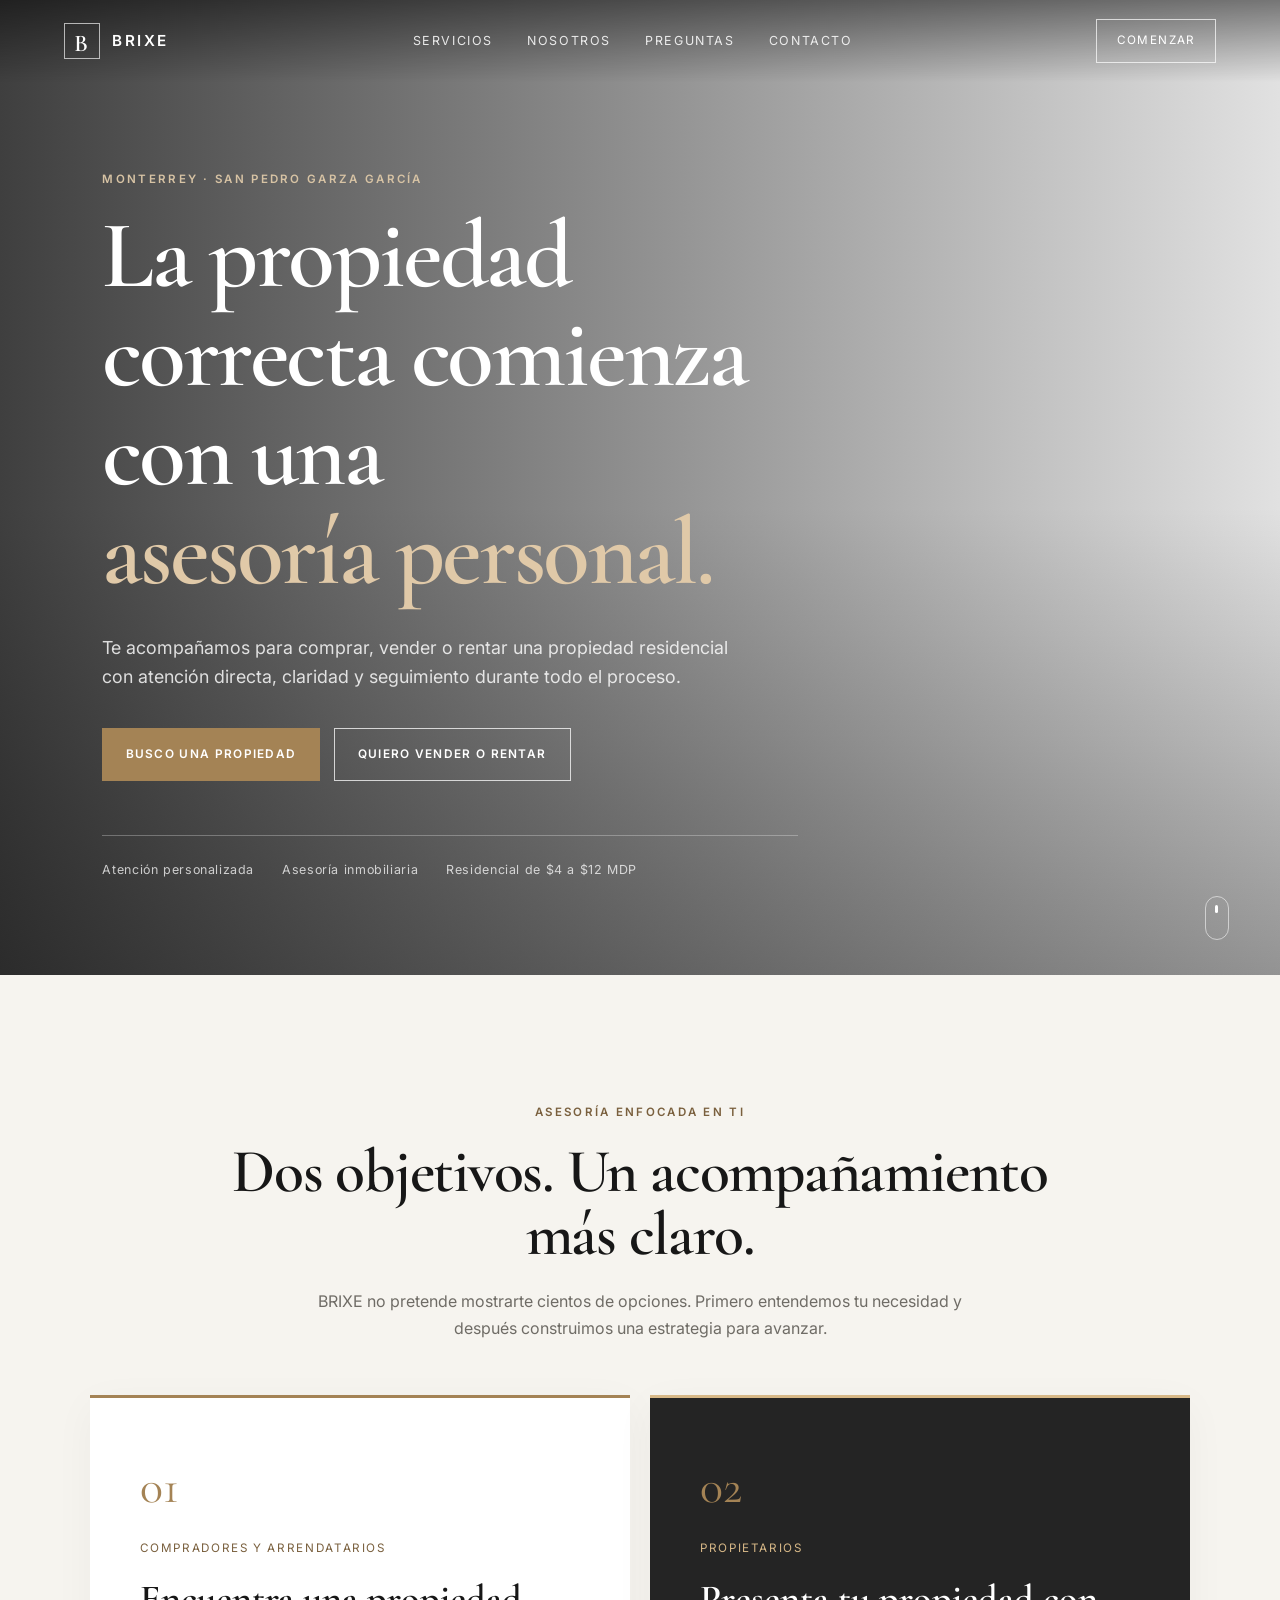
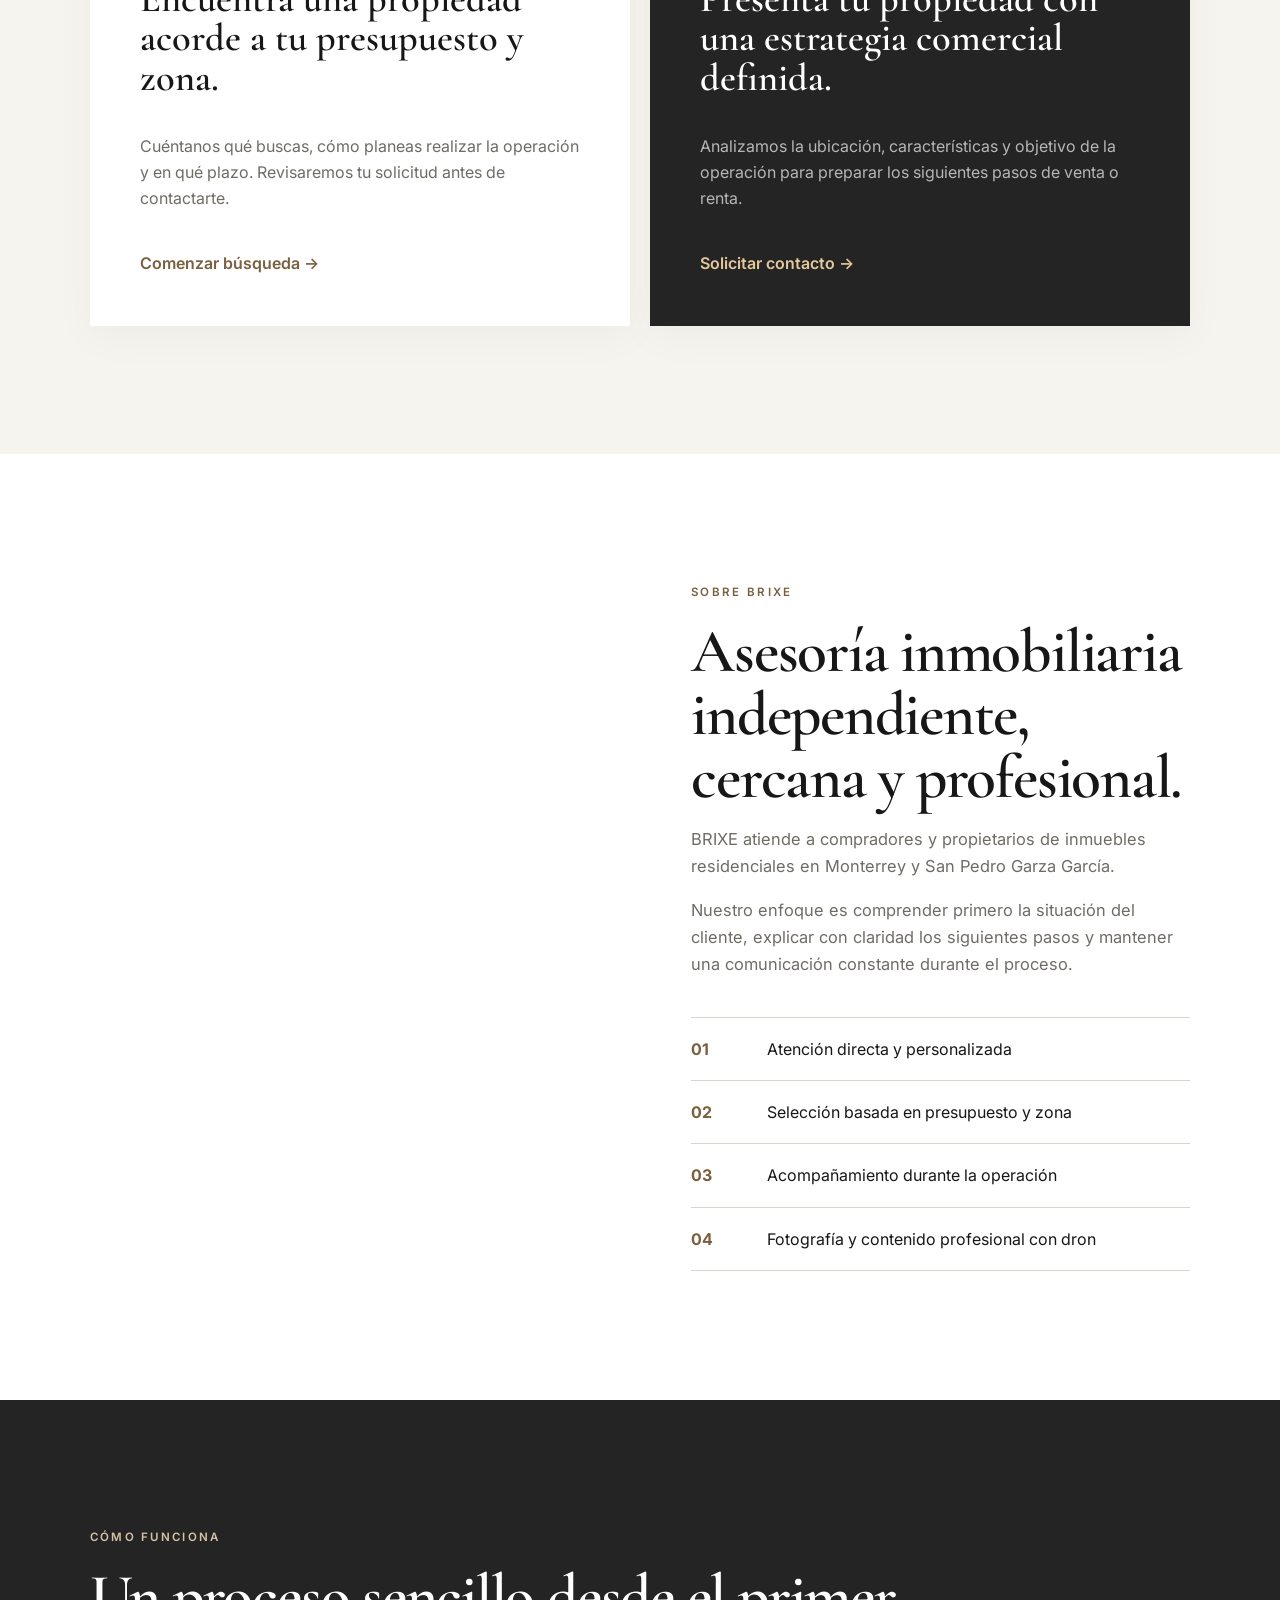
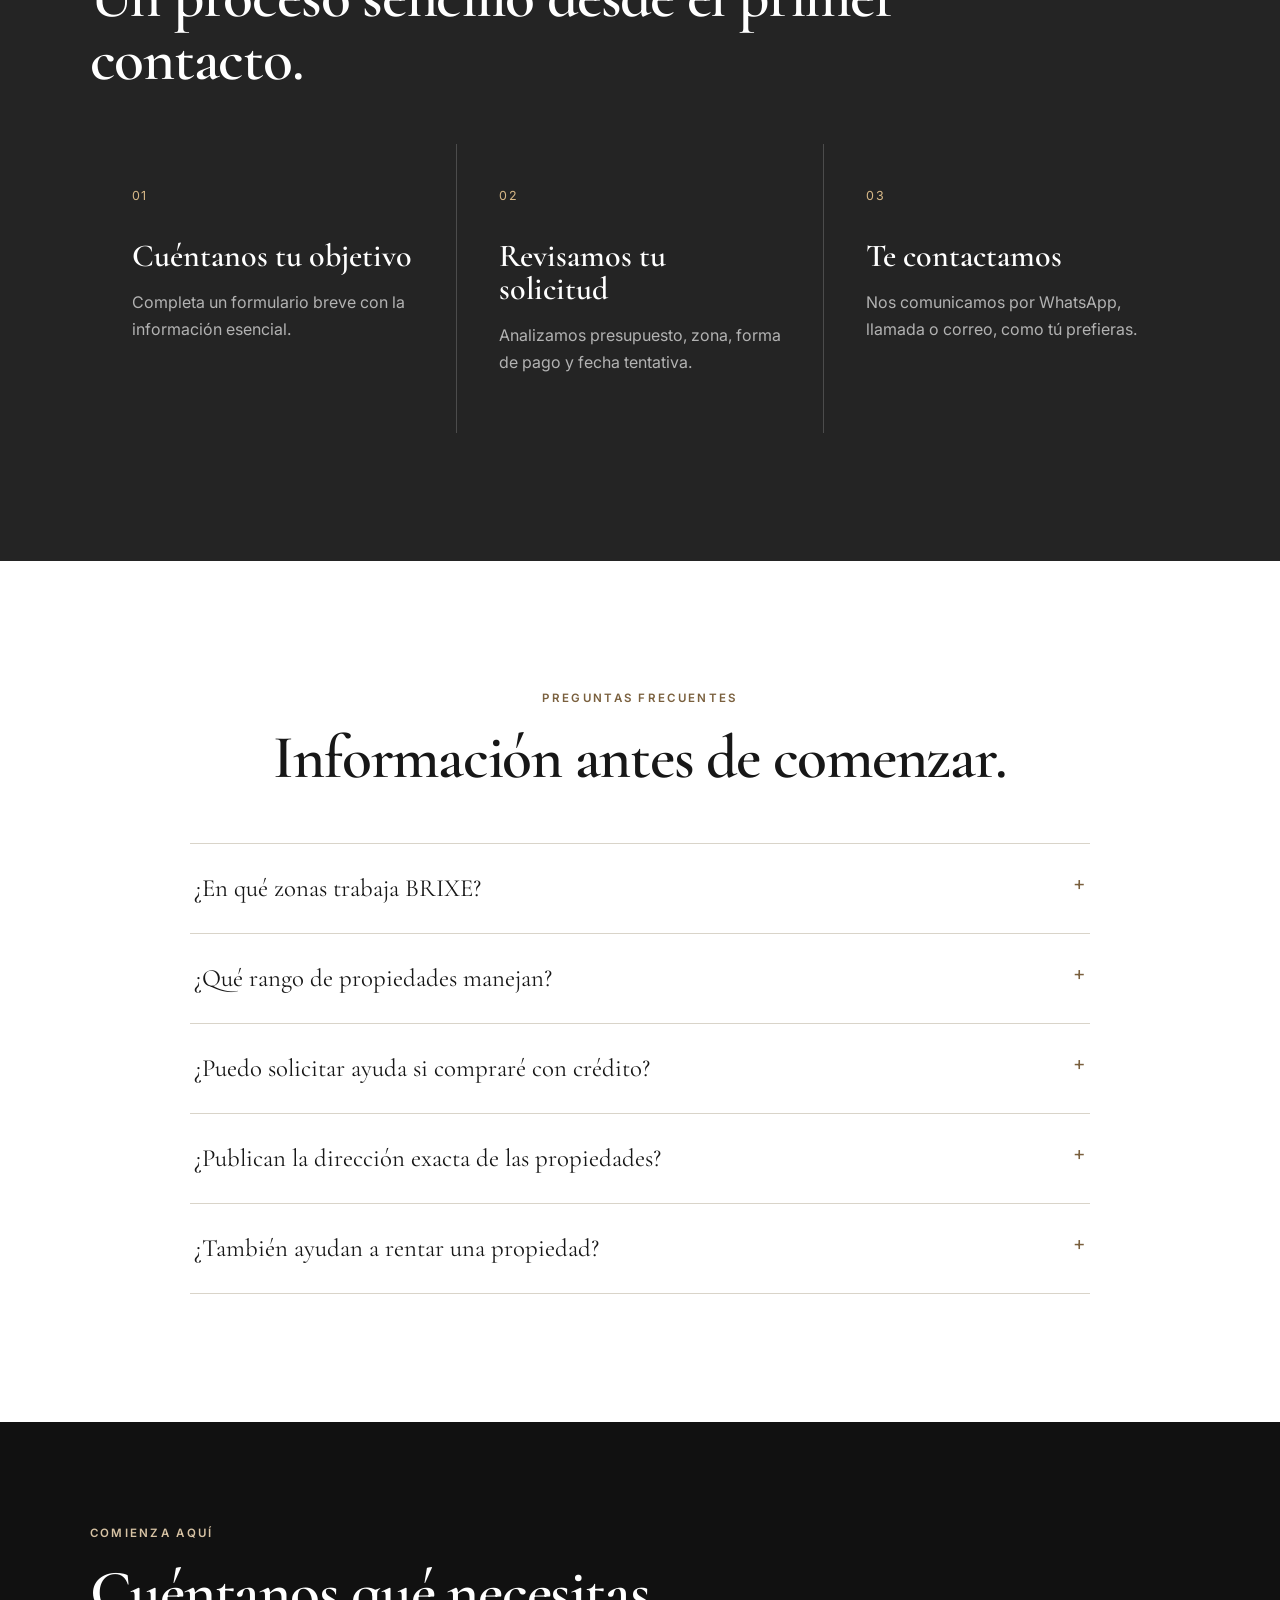
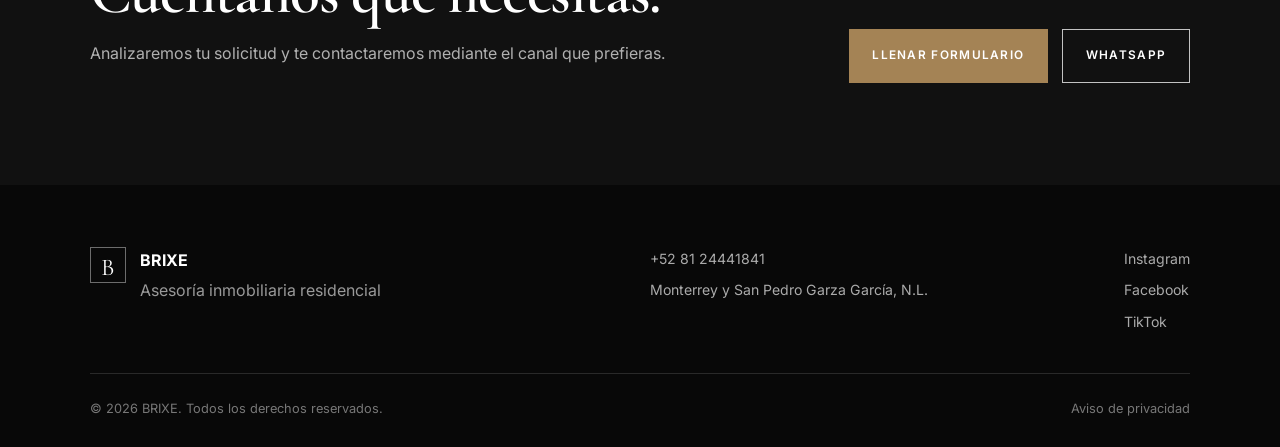
<file: index.html>
<!DOCTYPE html>
<html lang="es-MX">
<head>
  <meta charset="UTF-8" />
  <meta name="viewport" content="width=device-width, initial-scale=1.0" />
  <meta name="description" content="BRIXE ofrece asesoría inmobiliaria personalizada para comprar, vender o rentar propiedades residenciales en Monterrey y San Pedro Garza García." />
  <meta name="robots" content="index, follow" />

  <meta property="og:title" content="BRIXE | Asesoría inmobiliaria en Monterrey y San Pedro" />
  <meta property="og:description" content="Atención personalizada para compradores y propietarios de inmuebles residenciales." />
  <meta property="og:type" content="website" />
  <meta property="og:locale" content="es_MX" />

  <title>BRIXE | Asesoría inmobiliaria personalizada</title>

  <link rel="preconnect" href="https://images.unsplash.com" />
  <link rel="stylesheet" href="assets/styles.css" />
  <script defer src="assets/app.js"></script>
</head>

<body>
  <a class="skip-link" href="#contenido">Saltar al contenido</a>

  <header class="site-header" id="inicio">
    <a class="brand" href="#inicio" aria-label="BRIXE, inicio">
      <span class="brand-mark" aria-hidden="true">B</span>
      <span class="brand-name">BRIXE</span>
    </a>

    <nav class="desktop-nav" aria-label="Navegación principal">
      <a href="#servicios">Servicios</a>
      <a href="#nosotros">Nosotros</a>
      <a href="#preguntas">Preguntas</a>
      <a href="#contacto">Contacto</a>
    </nav>

    <button class="header-cta" type="button" data-open-form="chooser">
      Comenzar
    </button>
  </header>

  <main id="contenido">
    <section class="hero">
      <div class="hero-overlay"></div>
      <div class="hero-content">
        <p class="eyebrow">Monterrey · San Pedro Garza García</p>
        <h1>
          La propiedad correcta comienza con una
          <span>asesoría personal.</span>
        </h1>
        <p class="hero-copy">
          Te acompañamos para comprar, vender o rentar una propiedad
          residencial con atención directa, claridad y seguimiento durante
          todo el proceso.
        </p>

        <div class="hero-actions">
          <button class="button button-primary" type="button" data-open-form="buyer">
            Busco una propiedad
          </button>
          <button class="button button-secondary" type="button" data-open-form="seller">
            Quiero vender o rentar
          </button>
        </div>

        <div class="hero-trust" aria-label="Características del servicio">
          <span>Atención personalizada</span>
          <span>Asesoría inmobiliaria</span>
          <span>Residencial de $4 a $12 MDP</span>
        </div>
      </div>

      <a class="scroll-indicator" href="#servicios" aria-label="Ver servicios">
        <span></span>
      </a>
    </section>

    <section class="section section-light" id="servicios">
      <div class="section-heading">
        <p class="eyebrow dark">Asesoría enfocada en ti</p>
        <h2>Dos objetivos. Un acompañamiento más claro.</h2>
        <p>
          BRIXE no pretende mostrarte cientos de opciones. Primero entendemos
          tu necesidad y después construimos una estrategia para avanzar.
        </p>
      </div>

      <div class="service-grid">
        <article class="service-card">
          <div class="service-number">01</div>
          <p class="card-kicker">Compradores y arrendatarios</p>
          <h3>Encuentra una propiedad acorde a tu presupuesto y zona.</h3>
          <p>
            Cuéntanos qué buscas, cómo planeas realizar la operación y en qué
            plazo. Revisaremos tu solicitud antes de contactarte.
          </p>
          <button class="text-link" type="button" data-open-form="buyer">
            Comenzar búsqueda <span aria-hidden="true">→</span>
          </button>
        </article>

        <article class="service-card dark-card">
          <div class="service-number">02</div>
          <p class="card-kicker">Propietarios</p>
          <h3>Presenta tu propiedad con una estrategia comercial definida.</h3>
          <p>
            Analizamos la ubicación, características y objetivo de la
            operación para preparar los siguientes pasos de venta o renta.
          </p>
          <button class="text-link light-link" type="button" data-open-form="seller">
            Solicitar contacto <span aria-hidden="true">→</span>
          </button>
        </article>
      </div>
    </section>

    <section class="section editorial-section" id="nosotros">
      <div class="editorial-image" role="img" aria-label="Residencia moderna de lujo"></div>

      <div class="editorial-content">
        <p class="eyebrow dark">Sobre BRIXE</p>
        <h2>Asesoría inmobiliaria independiente, cercana y profesional.</h2>
        <p>
          BRIXE atiende a compradores y propietarios de inmuebles
          residenciales en Monterrey y San Pedro Garza García.
        </p>
        <p>
          Nuestro enfoque es comprender primero la situación del cliente,
          explicar con claridad los siguientes pasos y mantener una
          comunicación constante durante el proceso.
        </p>

        <div class="feature-list">
          <div>
            <strong>01</strong>
            <span>Atención directa y personalizada</span>
          </div>
          <div>
            <strong>02</strong>
            <span>Selección basada en presupuesto y zona</span>
          </div>
          <div>
            <strong>03</strong>
            <span>Acompañamiento durante la operación</span>
          </div>
          <div>
            <strong>04</strong>
            <span>Fotografía y contenido profesional con dron</span>
          </div>
        </div>
      </div>
    </section>

    <section class="section process-section">
      <div class="section-heading left-heading">
        <p class="eyebrow">Cómo funciona</p>
        <h2>Un proceso sencillo desde el primer contacto.</h2>
      </div>

      <div class="process-grid">
        <article>
          <span>01</span>
          <h3>Cuéntanos tu objetivo</h3>
          <p>Completa un formulario breve con la información esencial.</p>
        </article>

        <article>
          <span>02</span>
          <h3>Revisamos tu solicitud</h3>
          <p>Analizamos presupuesto, zona, forma de pago y fecha tentativa.</p>
        </article>

        <article>
          <span>03</span>
          <h3>Te contactamos</h3>
          <p>Nos comunicamos por WhatsApp, llamada o correo, como tú prefieras.</p>
        </article>
      </div>
    </section>

    <section class="section faq-section" id="preguntas">
      <div class="section-heading">
        <p class="eyebrow dark">Preguntas frecuentes</p>
        <h2>Información antes de comenzar.</h2>
      </div>

      <div class="faq-list">
        <details>
          <summary>¿En qué zonas trabaja BRIXE?</summary>
          <p>
            Principalmente en Monterrey y San Pedro Garza García, con enfoque
            en propiedades residenciales.
          </p>
        </details>

        <details>
          <summary>¿Qué rango de propiedades manejan?</summary>
          <p>
            El enfoque inicial se encuentra entre $4 y $12 millones de pesos,
            aunque cada solicitud se revisa de manera individual.
          </p>
        </details>

        <details>
          <summary>¿Puedo solicitar ayuda si compraré con crédito?</summary>
          <p>
            Sí. En el formulario puedes indicar si utilizarás crédito,
            recursos propios o una combinación de ambos.
          </p>
        </details>

        <details>
          <summary>¿Publican la dirección exacta de las propiedades?</summary>
          <p>
            No. Por seguridad y privacidad se comparte primero la zona o
            colonia. La ubicación precisa se proporciona durante el proceso
            con prospectos calificados.
          </p>
        </details>

        <details>
          <summary>¿También ayudan a rentar una propiedad?</summary>
          <p>
            Sí. BRIXE atiende operaciones residenciales de venta y renta, tanto
            para quienes buscan una propiedad como para propietarios.
          </p>
        </details>
      </div>
    </section>

    <section class="contact-section" id="contacto">
      <div>
        <p class="eyebrow">Comienza aquí</p>
        <h2>Cuéntanos qué necesitas.</h2>
        <p>
          Analizaremos tu solicitud y te contactaremos mediante el canal que
          prefieras.
        </p>
      </div>

      <div class="contact-actions">
        <button class="button button-primary" type="button" data-open-form="chooser">
          Llenar formulario
        </button>

        <!-- Reemplaza el número por el WhatsApp real en formato internacional, sin espacios -->
        <a class="button button-outline" href="https://wa.me/528100000000" target="_blank" rel="noopener">
          WhatsApp
        </a>
      </div>
    </section>
  </main>

  <footer class="site-footer">
    <div class="footer-brand">
      <span class="brand-mark footer-mark" aria-hidden="true">B</span>
      <div>
        <strong>BRIXE</strong>
        <p>Asesoría inmobiliaria residencial</p>
      </div>
    </div>

    <div class="footer-contact">
      <!-- REEMPLAZAR ESTOS DATOS -->
      <a href="tel:+528124441841">+52 81 24441841</a>
      
      <span>Monterrey y San Pedro Garza García, N.L.</span>
    </div>

    <div class="footer-social">
      <!-- REEMPLAZAR # POR LOS ENLACES REALES -->
      <a href="#" aria-label="Instagram">Instagram</a>
      <a href="#" aria-label="Facebook">Facebook</a>
      <a href="#" aria-label="TikTok">TikTok</a>
    </div>

    <div class="footer-bottom">
      <span>© <span id="currentYear"></span> BRIXE. Todos los derechos reservados.</span>
      <a href="aviso-de-privacidad.html">Aviso de privacidad</a>
    </div>
  </footer>

  <!-- Modal de selección -->
  <dialog class="lead-dialog" id="chooserDialog">
    <button class="dialog-close" type="button" data-close-dialog aria-label="Cerrar formulario">×</button>
    <div class="dialog-intro">
      <p class="eyebrow dark">Comenzar</p>
      <h2>¿Qué necesitas?</h2>
      <p>Selecciona una opción para mostrarte el formulario correspondiente.</p>
    </div>

    <div class="chooser-grid">
      <button type="button" data-switch-form="buyer">
        <span>01</span>
        <strong>Comprar o rentar</strong>
        <small>Busco una propiedad residencial.</small>
      </button>

      <button type="button" data-switch-form="seller">
        <span>02</span>
        <strong>Vender o rentar</strong>
        <small>Soy propietario de un inmueble.</small>
      </button>
    </div>
  </dialog>

  <!-- Formulario compradores -->
  <dialog class="lead-dialog form-dialog" id="buyerDialog">
    <button class="dialog-close" type="button" data-close-dialog aria-label="Cerrar formulario">×</button>

    <div class="form-layout">
      <div class="form-sidebar">
        <p class="eyebrow">Solicitud inmobiliaria</p>
        <h2>Busco una propiedad</h2>
        <p>
          Completa los datos esenciales. Revisaremos tu solicitud antes de
          contactarte.
        </p>
        <div class="form-progress">
          <span class="progress-bar"><i data-progress="buyer"></i></span>
          <small><span data-step-label="buyer">Paso 1 de 3</span></small>
        </div>
      </div>

      <form
        class="multi-step-form"
        name="solicitud-comprador"
        method="POST"
        data-netlify="true"
        netlify-honeypot="bot-field"
        data-form-type="buyer"
      >
        <input type="hidden" name="form-name" value="solicitud-comprador" />
        <p class="hidden-field">
          <label>No llenar: <input name="bot-field" /></label>
        </p>

        <section class="form-step active" data-step="1">
          <p class="form-step-title">¿Qué tipo de operación buscas?</p>

          <div class="option-grid">
            <label class="choice-card">
              <input type="radio" name="operacion" value="Comprar" required />
              <span>Comprar</span>
            </label>

            <label class="choice-card">
              <input type="radio" name="operacion" value="Rentar" required />
              <span>Rentar</span>
            </label>
          </div>

          <label class="field">
            <span>Tipo de propiedad</span>
            <select name="tipo_propiedad" required>
              <option value="">Selecciona una opción</option>
              <option>Casa</option>
              <option>Departamento</option>
              <option>Terreno residencial</option>
              <option>Indistinto</option>
            </select>
          </label>

          <label class="field">
            <span>Zona o colonia de interés</span>
            <input
              type="text"
              name="zona"
              placeholder="Ej. San Pedro, Valle Oriente, Carretera Nacional"
              required
            />
          </label>
        </section>

        <section class="form-step" data-step="2">
          <label class="field">
            <span>Rango de presupuesto</span>
            <select name="presupuesto" required>
              <option value="">Selecciona un rango</option>
              <option>$4 a $6 millones</option>
              <option>$6 a $8 millones</option>
              <option>$8 a $10 millones</option>
              <option>$10 a $12 millones</option>
              <option>Más de $12 millones</option>
              <option>Otro rango</option>
            </select>
          </label>

          <fieldset class="field-group">
            <legend>¿Cómo realizarías la operación?</legend>
            <div class="option-grid three">
              <label class="choice-card compact">
                <input type="radio" name="forma_pago" value="Recursos propios" required />
                <span>Recursos propios</span>
              </label>

              <label class="choice-card compact">
                <input type="radio" name="forma_pago" value="Crédito" required />
                <span>Crédito</span>
              </label>

              <label class="choice-card compact">
                <input type="radio" name="forma_pago" value="Combinación" required />
                <span>Combinación</span>
              </label>
            </div>
          </fieldset>

          <label class="field">
            <span>Fecha tentativa</span>
            <select name="fecha_tentativa" required>
              <option value="">Selecciona una opción</option>
              <option>Lo antes posible</option>
              <option>En 1 a 3 meses</option>
              <option>En 3 a 6 meses</option>
              <option>En más de 6 meses</option>
              <option>Solo estoy explorando</option>
            </select>
          </label>
        </section>

        <section class="form-step" data-step="3">
          <div class="two-column">
            <label class="field">
              <span>Nombre completo</span>
              <input type="text" name="nombre" autocomplete="name" required />
            </label>

            <label class="field">
              <span>Teléfono</span>
              <input
                type="tel"
                name="telefono"
                autocomplete="tel"
                placeholder="81 0000 0000"
                required
              />
            </label>
          </div>

          <label class="field">
            <span>Correo electrónico</span>
            <input type="email" name="correo" autocomplete="email" required />
          </label>

          <fieldset class="field-group">
            <legend>Método de contacto preferido</legend>
            <div class="option-grid three">
              <label class="choice-card compact">
                <input type="radio" name="contacto_preferido" value="WhatsApp" required />
                <span>WhatsApp</span>
              </label>

              <label class="choice-card compact">
                <input type="radio" name="contacto_preferido" value="Llamada" required />
                <span>Llamada</span>
              </label>

              <label class="choice-card compact">
                <input type="radio" name="contacto_preferido" value="Correo" required />
                <span>Correo</span>
              </label>
            </div>
          </fieldset>

          <label class="consent">
            <input type="checkbox" name="consentimiento" required />
            <span>
              Acepto que BRIXE utilice mis datos para atender esta solicitud,
              conforme al <a href="aviso-de-privacidad.html" target="_blank">aviso de privacidad</a>.
            </span>
          </label>
        </section>

        <div class="form-navigation">
          <button class="button button-back" type="button" data-prev>Anterior</button>
          <button class="button button-dark" type="button" data-next>Siguiente</button>
          <button class="button button-dark submit-button" type="submit">
            Enviar solicitud
          </button>
        </div>
      </form>
    </div>
  </dialog>

  <!-- Formulario propietarios -->
  <dialog class="lead-dialog form-dialog" id="sellerDialog">
    <button class="dialog-close" type="button" data-close-dialog aria-label="Cerrar formulario">×</button>

    <div class="form-layout">
      <div class="form-sidebar seller-sidebar">
        <p class="eyebrow">Solicitud de propietario</p>
        <h2>Quiero comercializar mi propiedad</h2>
        <p>
          Comparte la información inicial. La dirección exacta no es necesaria
          en este formulario.
        </p>
        <div class="form-progress">
          <span class="progress-bar"><i data-progress="seller"></i></span>
          <small><span data-step-label="seller">Paso 1 de 3</span></small>
        </div>
      </div>

      <form
        class="multi-step-form"
        name="solicitud-propietario"
        method="POST"
        data-netlify="true"
        netlify-honeypot="bot-field"
        data-form-type="seller"
      >
        <input type="hidden" name="form-name" value="solicitud-propietario" />
        <p class="hidden-field">
          <label>No llenar: <input name="bot-field" /></label>
        </p>

        <section class="form-step active" data-step="1">
          <p class="form-step-title">¿Qué deseas hacer con tu propiedad?</p>

          <div class="option-grid">
            <label class="choice-card">
              <input type="radio" name="operacion" value="Vender" required />
              <span>Vender</span>
            </label>

            <label class="choice-card">
              <input type="radio" name="operacion" value="Rentar" required />
              <span>Rentar</span>
            </label>
          </div>

          <label class="field">
            <span>Tipo de propiedad</span>
            <select name="tipo_propiedad" required>
              <option value="">Selecciona una opción</option>
              <option>Casa</option>
              <option>Departamento</option>
              <option>Terreno residencial</option>
            </select>
          </label>

          <label class="field">
            <span>Zona o colonia</span>
            <input
              type="text"
              name="zona"
              placeholder="No escribas la dirección exacta"
              required
            />
          </label>
        </section>

        <section class="form-step" data-step="2">
          <label class="field">
            <span>Precio estimado o deseado</span>
            <select name="precio_estimado" required>
              <option value="">Selecciona un rango</option>
              <option>$4 a $6 millones</option>
              <option>$6 a $8 millones</option>
              <option>$8 a $10 millones</option>
              <option>$10 a $12 millones</option>
              <option>Más de $12 millones</option>
              <option>No lo tengo definido</option>
            </select>
          </label>

          <label class="field">
            <span>Situación actual de la propiedad</span>
            <select name="situacion_propiedad" required>
              <option value="">Selecciona una opción</option>
              <option>Desocupada</option>
              <option>Habitada por el propietario</option>
              <option>Rentada actualmente</option>
              <option>En proceso de desocupación</option>
              <option>Otra situación</option>
            </select>
          </label>

          <label class="field">
            <span>Fecha tentativa para iniciar</span>
            <select name="fecha_tentativa" required>
              <option value="">Selecciona una opción</option>
              <option>Lo antes posible</option>
              <option>En 1 a 3 meses</option>
              <option>En 3 a 6 meses</option>
              <option>Solo quiero orientación inicial</option>
            </select>
          </label>
        </section>

        <section class="form-step" data-step="3">
          <div class="two-column">
            <label class="field">
              <span>Nombre completo</span>
              <input type="text" name="nombre" autocomplete="name" required />
            </label>

            <label class="field">
              <span>Teléfono</span>
              <input
                type="tel"
                name="telefono"
                autocomplete="tel"
                placeholder="81 0000 0000"
                required
              />
            </label>
          </div>

          <label class="field">
            <span>Correo electrónico</span>
            <input type="email" name="correo" autocomplete="email" required />
          </label>

          <fieldset class="field-group">
            <legend>Método de contacto preferido</legend>
            <div class="option-grid three">
              <label class="choice-card compact">
                <input type="radio" name="contacto_preferido" value="WhatsApp" required />
                <span>WhatsApp</span>
              </label>

              <label class="choice-card compact">
                <input type="radio" name="contacto_preferido" value="Llamada" required />
                <span>Llamada</span>
              </label>

              <label class="choice-card compact">
                <input type="radio" name="contacto_preferido" value="Correo" required />
                <span>Correo</span>
              </label>
            </div>
          </fieldset>

          <label class="consent">
            <input type="checkbox" name="consentimiento" required />
            <span>
              Acepto que BRIXE utilice mis datos para atender esta solicitud,
              conforme al <a href="aviso-de-privacidad.html" target="_blank">aviso de privacidad</a>.
            </span>
          </label>
        </section>

        <div class="form-navigation">
          <button class="button button-back" type="button" data-prev>Anterior</button>
          <button class="button button-dark" type="button" data-next>Siguiente</button>
          <button class="button button-dark submit-button" type="submit">
            Enviar solicitud
          </button>
        </div>
      </form>
    </div>
  </dialog>
</body>
</html>
</file>
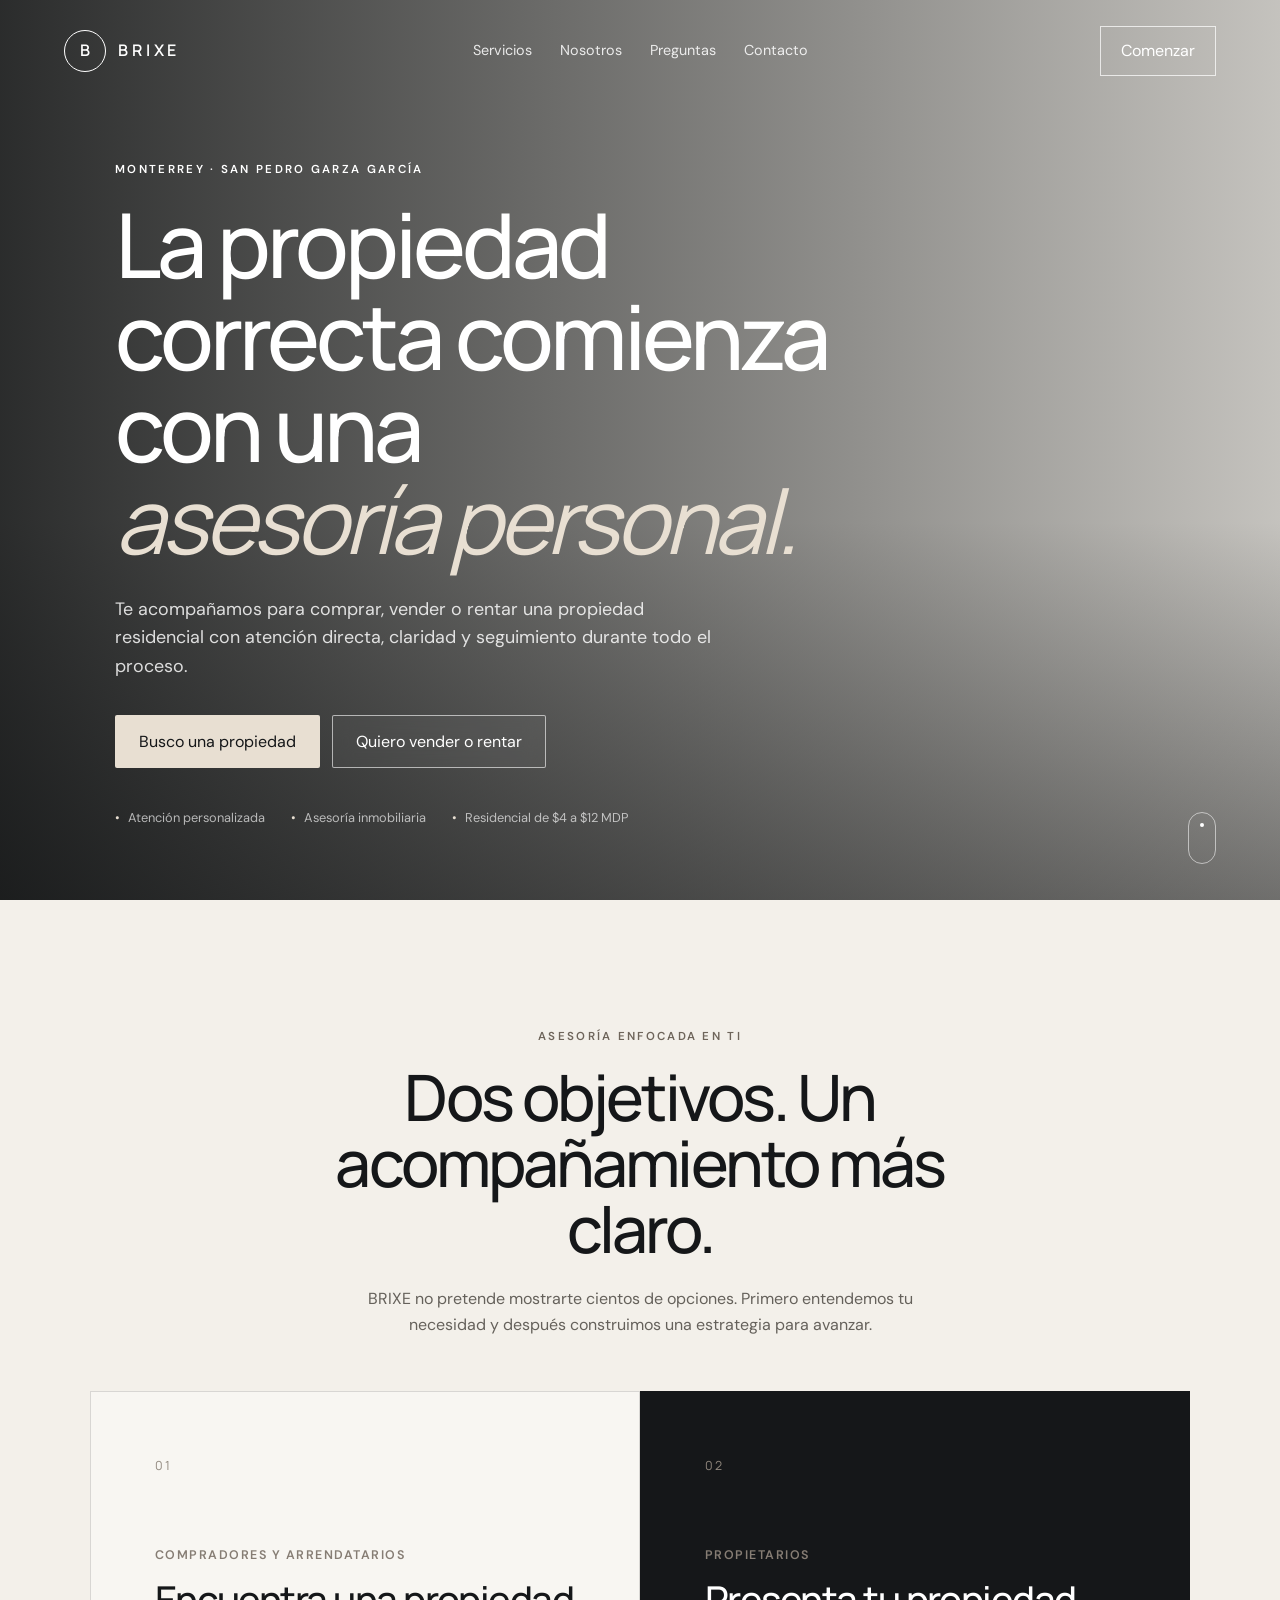
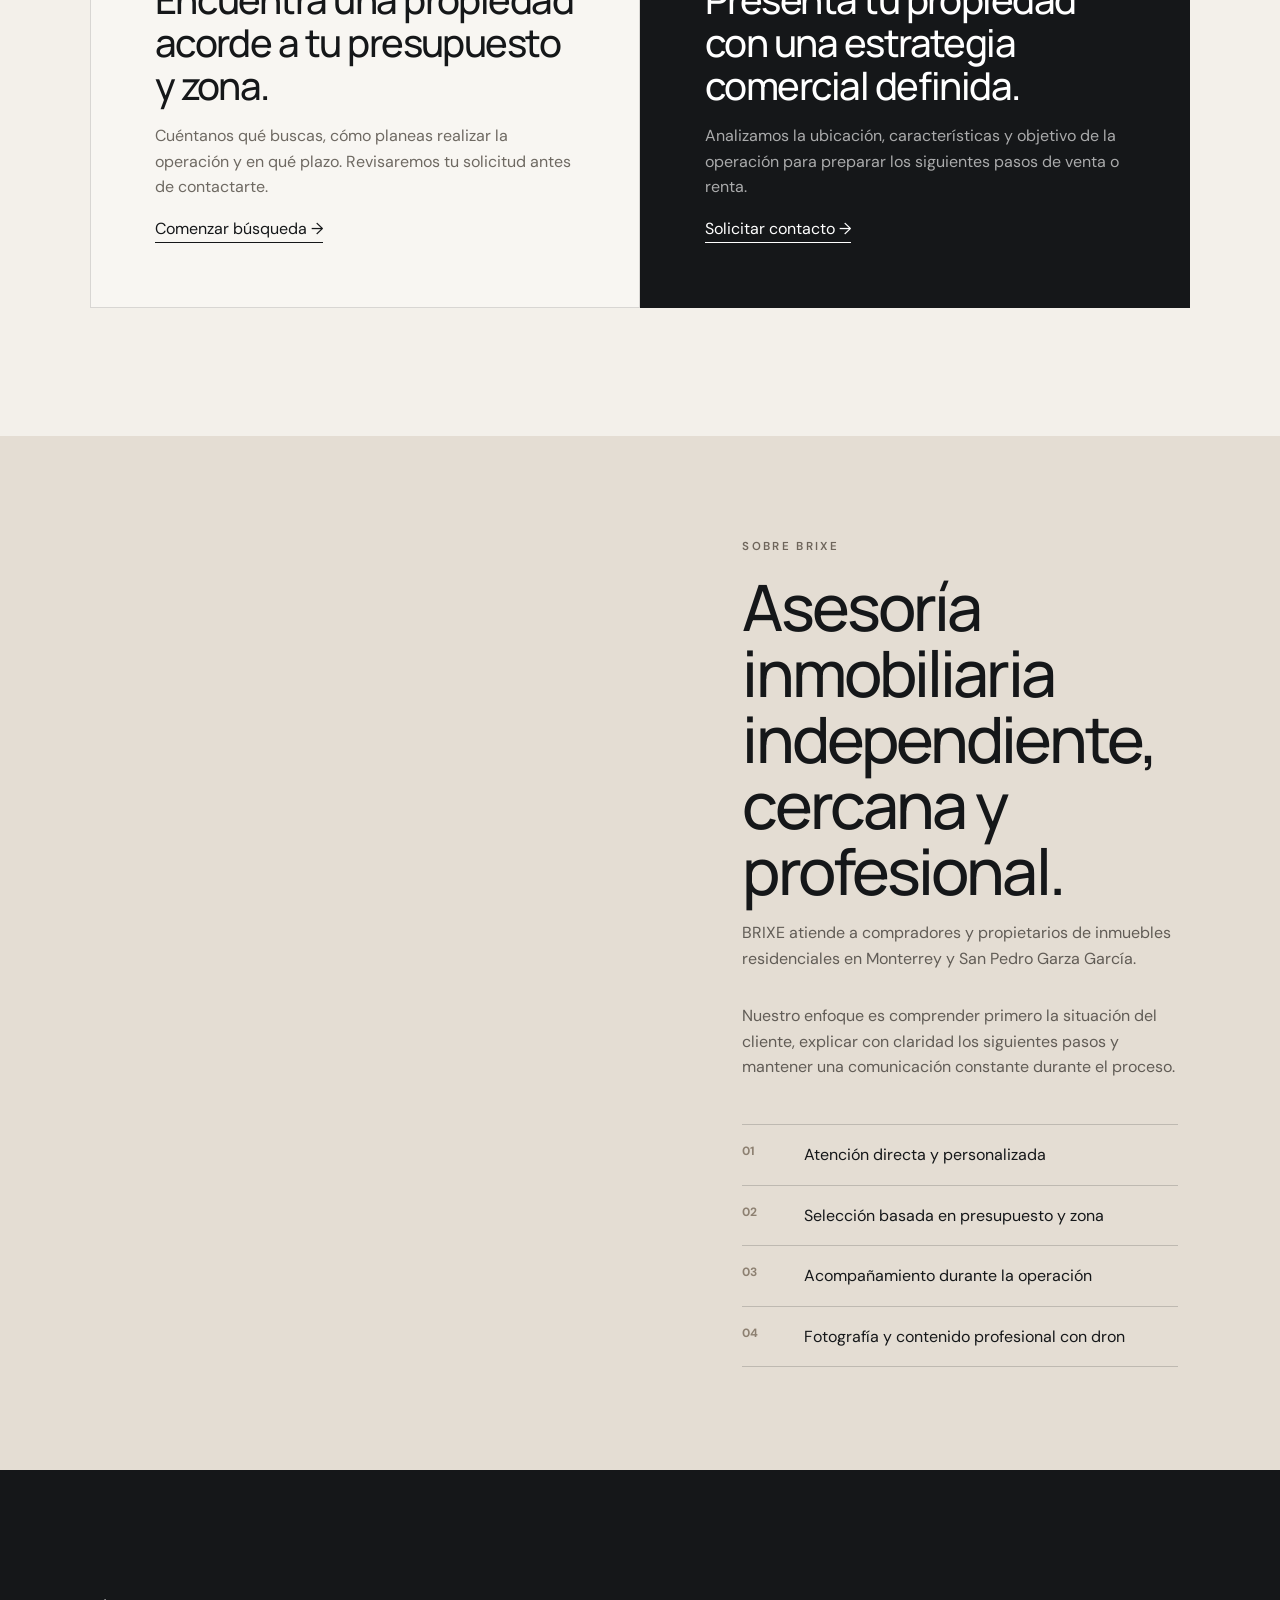
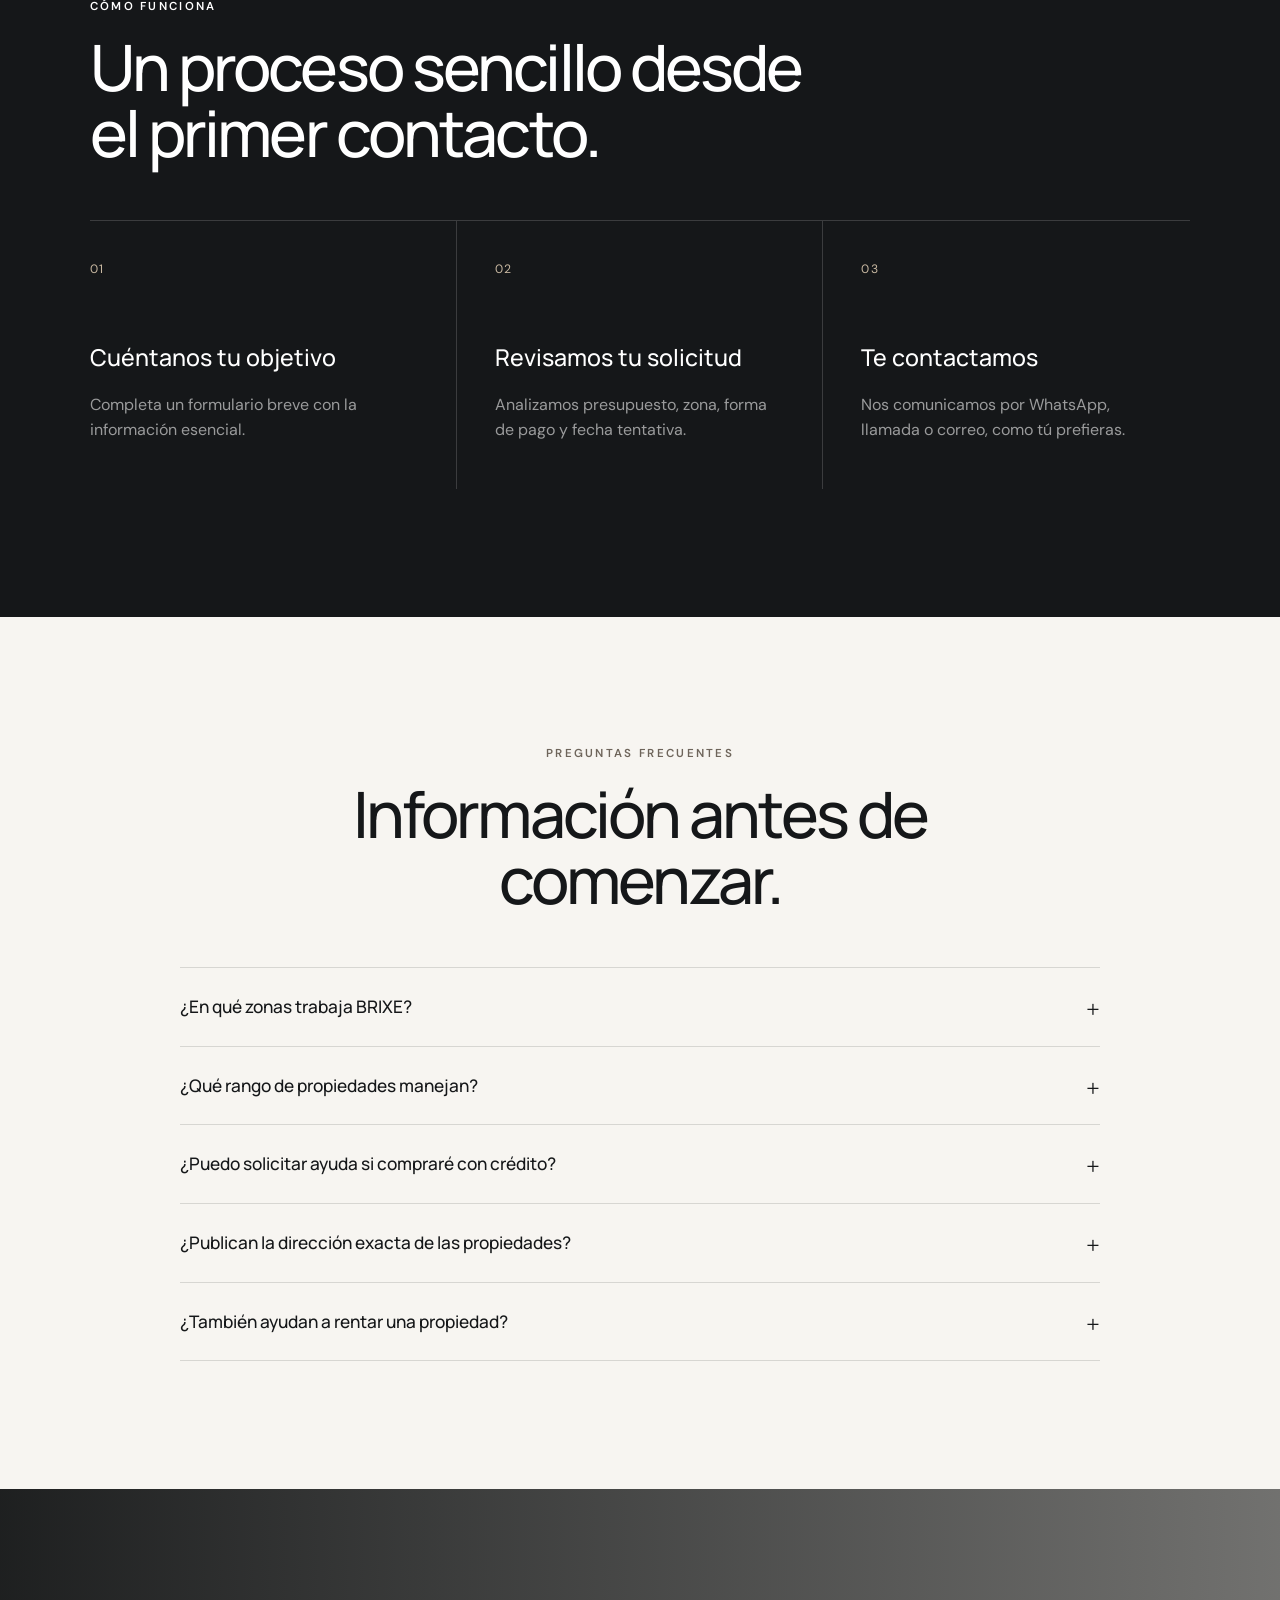
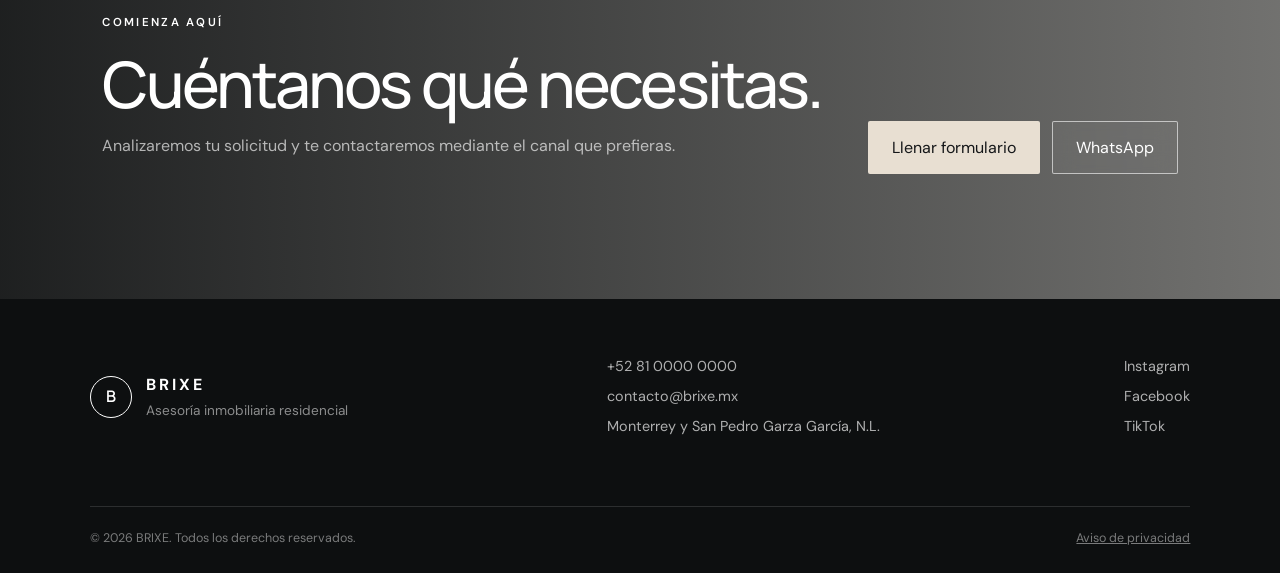
<file: BRIXE-pagina-inmobiliaria/brixe-inmobiliaria/index.html>
<!DOCTYPE html>
<html lang="es-MX">
<head>
  <meta charset="UTF-8" />
  <meta name="viewport" content="width=device-width, initial-scale=1.0" />
  <meta name="description" content="BRIXE ofrece asesoría inmobiliaria personalizada para comprar, vender o rentar propiedades residenciales en Monterrey y San Pedro Garza García." />
  <meta name="robots" content="index, follow" />

  <meta property="og:title" content="BRIXE | Asesoría inmobiliaria en Monterrey y San Pedro" />
  <meta property="og:description" content="Atención personalizada para compradores y propietarios de inmuebles residenciales." />
  <meta property="og:type" content="website" />
  <meta property="og:locale" content="es_MX" />

  <title>BRIXE | Asesoría inmobiliaria personalizada</title>

  <link rel="preconnect" href="https://images.unsplash.com" />
  <link rel="stylesheet" href="assets/styles.css" />
  <script defer src="assets/app.js"></script>
</head>

<body>
  <a class="skip-link" href="#contenido">Saltar al contenido</a>

  <header class="site-header" id="inicio">
    <a class="brand" href="#inicio" aria-label="BRIXE, inicio">
      <span class="brand-mark" aria-hidden="true">B</span>
      <span class="brand-name">BRIXE</span>
    </a>

    <nav class="desktop-nav" aria-label="Navegación principal">
      <a href="#servicios">Servicios</a>
      <a href="#nosotros">Nosotros</a>
      <a href="#preguntas">Preguntas</a>
      <a href="#contacto">Contacto</a>
    </nav>

    <button class="header-cta" type="button" data-open-form="chooser">
      Comenzar
    </button>
  </header>

  <main id="contenido">
    <section class="hero">
      <div class="hero-overlay"></div>
      <div class="hero-content">
        <p class="eyebrow">Monterrey · San Pedro Garza García</p>
        <h1>
          La propiedad correcta comienza con una
          <span>asesoría personal.</span>
        </h1>
        <p class="hero-copy">
          Te acompañamos para comprar, vender o rentar una propiedad
          residencial con atención directa, claridad y seguimiento durante
          todo el proceso.
        </p>

        <div class="hero-actions">
          <button class="button button-primary" type="button" data-open-form="buyer">
            Busco una propiedad
          </button>
          <button class="button button-secondary" type="button" data-open-form="seller">
            Quiero vender o rentar
          </button>
        </div>

        <div class="hero-trust" aria-label="Características del servicio">
          <span>Atención personalizada</span>
          <span>Asesoría inmobiliaria</span>
          <span>Residencial de $4 a $12 MDP</span>
        </div>
      </div>

      <a class="scroll-indicator" href="#servicios" aria-label="Ver servicios">
        <span></span>
      </a>
    </section>

    <section class="section section-light" id="servicios">
      <div class="section-heading">
        <p class="eyebrow dark">Asesoría enfocada en ti</p>
        <h2>Dos objetivos. Un acompañamiento más claro.</h2>
        <p>
          BRIXE no pretende mostrarte cientos de opciones. Primero entendemos
          tu necesidad y después construimos una estrategia para avanzar.
        </p>
      </div>

      <div class="service-grid">
        <article class="service-card">
          <div class="service-number">01</div>
          <p class="card-kicker">Compradores y arrendatarios</p>
          <h3>Encuentra una propiedad acorde a tu presupuesto y zona.</h3>
          <p>
            Cuéntanos qué buscas, cómo planeas realizar la operación y en qué
            plazo. Revisaremos tu solicitud antes de contactarte.
          </p>
          <button class="text-link" type="button" data-open-form="buyer">
            Comenzar búsqueda <span aria-hidden="true">→</span>
          </button>
        </article>

        <article class="service-card dark-card">
          <div class="service-number">02</div>
          <p class="card-kicker">Propietarios</p>
          <h3>Presenta tu propiedad con una estrategia comercial definida.</h3>
          <p>
            Analizamos la ubicación, características y objetivo de la
            operación para preparar los siguientes pasos de venta o renta.
          </p>
          <button class="text-link light-link" type="button" data-open-form="seller">
            Solicitar contacto <span aria-hidden="true">→</span>
          </button>
        </article>
      </div>
    </section>

    <section class="section editorial-section" id="nosotros">
      <div class="editorial-image" role="img" aria-label="Residencia moderna de lujo"></div>

      <div class="editorial-content">
        <p class="eyebrow dark">Sobre BRIXE</p>
        <h2>Asesoría inmobiliaria independiente, cercana y profesional.</h2>
        <p>
          BRIXE atiende a compradores y propietarios de inmuebles
          residenciales en Monterrey y San Pedro Garza García.
        </p>
        <p>
          Nuestro enfoque es comprender primero la situación del cliente,
          explicar con claridad los siguientes pasos y mantener una
          comunicación constante durante el proceso.
        </p>

        <div class="feature-list">
          <div>
            <strong>01</strong>
            <span>Atención directa y personalizada</span>
          </div>
          <div>
            <strong>02</strong>
            <span>Selección basada en presupuesto y zona</span>
          </div>
          <div>
            <strong>03</strong>
            <span>Acompañamiento durante la operación</span>
          </div>
          <div>
            <strong>04</strong>
            <span>Fotografía y contenido profesional con dron</span>
          </div>
        </div>
      </div>
    </section>

    <section class="section process-section">
      <div class="section-heading left-heading">
        <p class="eyebrow">Cómo funciona</p>
        <h2>Un proceso sencillo desde el primer contacto.</h2>
      </div>

      <div class="process-grid">
        <article>
          <span>01</span>
          <h3>Cuéntanos tu objetivo</h3>
          <p>Completa un formulario breve con la información esencial.</p>
        </article>

        <article>
          <span>02</span>
          <h3>Revisamos tu solicitud</h3>
          <p>Analizamos presupuesto, zona, forma de pago y fecha tentativa.</p>
        </article>

        <article>
          <span>03</span>
          <h3>Te contactamos</h3>
          <p>Nos comunicamos por WhatsApp, llamada o correo, como tú prefieras.</p>
        </article>
      </div>
    </section>

    <section class="section faq-section" id="preguntas">
      <div class="section-heading">
        <p class="eyebrow dark">Preguntas frecuentes</p>
        <h2>Información antes de comenzar.</h2>
      </div>

      <div class="faq-list">
        <details>
          <summary>¿En qué zonas trabaja BRIXE?</summary>
          <p>
            Principalmente en Monterrey y San Pedro Garza García, con enfoque
            en propiedades residenciales.
          </p>
        </details>

        <details>
          <summary>¿Qué rango de propiedades manejan?</summary>
          <p>
            El enfoque inicial se encuentra entre $4 y $12 millones de pesos,
            aunque cada solicitud se revisa de manera individual.
          </p>
        </details>

        <details>
          <summary>¿Puedo solicitar ayuda si compraré con crédito?</summary>
          <p>
            Sí. En el formulario puedes indicar si utilizarás crédito,
            recursos propios o una combinación de ambos.
          </p>
        </details>

        <details>
          <summary>¿Publican la dirección exacta de las propiedades?</summary>
          <p>
            No. Por seguridad y privacidad se comparte primero la zona o
            colonia. La ubicación precisa se proporciona durante el proceso
            con prospectos calificados.
          </p>
        </details>

        <details>
          <summary>¿También ayudan a rentar una propiedad?</summary>
          <p>
            Sí. BRIXE atiende operaciones residenciales de venta y renta, tanto
            para quienes buscan una propiedad como para propietarios.
          </p>
        </details>
      </div>
    </section>

    <section class="contact-section" id="contacto">
      <div>
        <p class="eyebrow">Comienza aquí</p>
        <h2>Cuéntanos qué necesitas.</h2>
        <p>
          Analizaremos tu solicitud y te contactaremos mediante el canal que
          prefieras.
        </p>
      </div>

      <div class="contact-actions">
        <button class="button button-primary" type="button" data-open-form="chooser">
          Llenar formulario
        </button>

        <!-- Reemplaza el número por el WhatsApp real en formato internacional, sin espacios -->
        <a class="button button-outline" href="https://wa.me/528100000000" target="_blank" rel="noopener">
          WhatsApp
        </a>
      </div>
    </section>
  </main>

  <footer class="site-footer">
    <div class="footer-brand">
      <span class="brand-mark footer-mark" aria-hidden="true">B</span>
      <div>
        <strong>BRIXE</strong>
        <p>Asesoría inmobiliaria residencial</p>
      </div>
    </div>

    <div class="footer-contact">
      <!-- REEMPLAZAR ESTOS DATOS -->
      <a href="tel:+528100000000">+52 81 0000 0000</a>
      <a href="mailto:contacto@brixe.mx">contacto@brixe.mx</a>
      <span>Monterrey y San Pedro Garza García, N.L.</span>
    </div>

    <div class="footer-social">
      <!-- REEMPLAZAR # POR LOS ENLACES REALES -->
      <a href="#" aria-label="Instagram">Instagram</a>
      <a href="#" aria-label="Facebook">Facebook</a>
      <a href="#" aria-label="TikTok">TikTok</a>
    </div>

    <div class="footer-bottom">
      <span>© <span id="currentYear"></span> BRIXE. Todos los derechos reservados.</span>
      <a href="aviso-de-privacidad.html">Aviso de privacidad</a>
    </div>
  </footer>

  <!-- Modal de selección -->
  <dialog class="lead-dialog" id="chooserDialog">
    <button class="dialog-close" type="button" data-close-dialog aria-label="Cerrar formulario">×</button>
    <div class="dialog-intro">
      <p class="eyebrow dark">Comenzar</p>
      <h2>¿Qué necesitas?</h2>
      <p>Selecciona una opción para mostrarte el formulario correspondiente.</p>
    </div>

    <div class="chooser-grid">
      <button type="button" data-switch-form="buyer">
        <span>01</span>
        <strong>Comprar o rentar</strong>
        <small>Busco una propiedad residencial.</small>
      </button>

      <button type="button" data-switch-form="seller">
        <span>02</span>
        <strong>Vender o rentar</strong>
        <small>Soy propietario de un inmueble.</small>
      </button>
    </div>
  </dialog>

  <!-- Formulario compradores -->
  <dialog class="lead-dialog form-dialog" id="buyerDialog">
    <button class="dialog-close" type="button" data-close-dialog aria-label="Cerrar formulario">×</button>

    <div class="form-layout">
      <div class="form-sidebar">
        <p class="eyebrow">Solicitud inmobiliaria</p>
        <h2>Busco una propiedad</h2>
        <p>
          Completa los datos esenciales. Revisaremos tu solicitud antes de
          contactarte.
        </p>
        <div class="form-progress">
          <span class="progress-bar"><i data-progress="buyer"></i></span>
          <small><span data-step-label="buyer">Paso 1 de 3</span></small>
        </div>
      </div>

      <form
        class="multi-step-form"
        name="solicitud-comprador"
        method="POST"
        action="/gracias.html"
        data-netlify="true"
        netlify-honeypot="bot-field"
        data-form-type="buyer"
      >
        <input type="hidden" name="form-name" value="solicitud-comprador" />
        <p class="hidden-field">
          <label>No llenar: <input name="bot-field" /></label>
        </p>

        <section class="form-step active" data-step="1">
          <p class="form-step-title">¿Qué tipo de operación buscas?</p>

          <div class="option-grid">
            <label class="choice-card">
              <input type="radio" name="operacion" value="Comprar" required />
              <span>Comprar</span>
            </label>

            <label class="choice-card">
              <input type="radio" name="operacion" value="Rentar" required />
              <span>Rentar</span>
            </label>
          </div>

          <label class="field">
            <span>Tipo de propiedad</span>
            <select name="tipo_propiedad" required>
              <option value="">Selecciona una opción</option>
              <option>Casa</option>
              <option>Departamento</option>
              <option>Terreno residencial</option>
              <option>Indistinto</option>
            </select>
          </label>

          <label class="field">
            <span>Zona o colonia de interés</span>
            <input
              type="text"
              name="zona"
              placeholder="Ej. San Pedro, Valle Oriente, Carretera Nacional"
              required
            />
          </label>
        </section>

        <section class="form-step" data-step="2">
          <label class="field">
            <span>Rango de presupuesto</span>
            <select name="presupuesto" required>
              <option value="">Selecciona un rango</option>
              <option>$4 a $6 millones</option>
              <option>$6 a $8 millones</option>
              <option>$8 a $10 millones</option>
              <option>$10 a $12 millones</option>
              <option>Más de $12 millones</option>
              <option>Otro rango</option>
            </select>
          </label>

          <fieldset class="field-group">
            <legend>¿Cómo realizarías la operación?</legend>
            <div class="option-grid three">
              <label class="choice-card compact">
                <input type="radio" name="forma_pago" value="Recursos propios" required />
                <span>Recursos propios</span>
              </label>

              <label class="choice-card compact">
                <input type="radio" name="forma_pago" value="Crédito" required />
                <span>Crédito</span>
              </label>

              <label class="choice-card compact">
                <input type="radio" name="forma_pago" value="Combinación" required />
                <span>Combinación</span>
              </label>
            </div>
          </fieldset>

          <label class="field">
            <span>Fecha tentativa</span>
            <select name="fecha_tentativa" required>
              <option value="">Selecciona una opción</option>
              <option>Lo antes posible</option>
              <option>En 1 a 3 meses</option>
              <option>En 3 a 6 meses</option>
              <option>En más de 6 meses</option>
              <option>Solo estoy explorando</option>
            </select>
          </label>
        </section>

        <section class="form-step" data-step="3">
          <div class="two-column">
            <label class="field">
              <span>Nombre completo</span>
              <input type="text" name="nombre" autocomplete="name" required />
            </label>

            <label class="field">
              <span>Teléfono</span>
              <input
                type="tel"
                name="telefono"
                autocomplete="tel"
                placeholder="81 0000 0000"
                required
              />
            </label>
          </div>

          <label class="field">
            <span>Correo electrónico</span>
            <input type="email" name="correo" autocomplete="email" required />
          </label>

          <fieldset class="field-group">
            <legend>Método de contacto preferido</legend>
            <div class="option-grid three">
              <label class="choice-card compact">
                <input type="radio" name="contacto_preferido" value="WhatsApp" required />
                <span>WhatsApp</span>
              </label>

              <label class="choice-card compact">
                <input type="radio" name="contacto_preferido" value="Llamada" required />
                <span>Llamada</span>
              </label>

              <label class="choice-card compact">
                <input type="radio" name="contacto_preferido" value="Correo" required />
                <span>Correo</span>
              </label>
            </div>
          </fieldset>

          <label class="consent">
            <input type="checkbox" name="consentimiento" required />
            <span>
              Acepto que BRIXE utilice mis datos para atender esta solicitud,
              conforme al <a href="aviso-de-privacidad.html" target="_blank">aviso de privacidad</a>.
            </span>
          </label>
        </section>

        <div class="form-navigation">
          <button class="button button-back" type="button" data-prev>Anterior</button>
          <button class="button button-dark" type="button" data-next>Siguiente</button>
          <button class="button button-dark submit-button" type="submit">
            Enviar solicitud
          </button>
        </div>
      </form>
    </div>
  </dialog>

  <!-- Formulario propietarios -->
  <dialog class="lead-dialog form-dialog" id="sellerDialog">
    <button class="dialog-close" type="button" data-close-dialog aria-label="Cerrar formulario">×</button>

    <div class="form-layout">
      <div class="form-sidebar seller-sidebar">
        <p class="eyebrow">Solicitud de propietario</p>
        <h2>Quiero comercializar mi propiedad</h2>
        <p>
          Comparte la información inicial. La dirección exacta no es necesaria
          en este formulario.
        </p>
        <div class="form-progress">
          <span class="progress-bar"><i data-progress="seller"></i></span>
          <small><span data-step-label="seller">Paso 1 de 3</span></small>
        </div>
      </div>

      <form
        class="multi-step-form"
        name="solicitud-propietario"
        method="POST"
        action="/gracias.html"
        data-netlify="true"
        netlify-honeypot="bot-field"
        data-form-type="seller"
      >
        <input type="hidden" name="form-name" value="solicitud-propietario" />
        <p class="hidden-field">
          <label>No llenar: <input name="bot-field" /></label>
        </p>

        <section class="form-step active" data-step="1">
          <p class="form-step-title">¿Qué deseas hacer con tu propiedad?</p>

          <div class="option-grid">
            <label class="choice-card">
              <input type="radio" name="operacion" value="Vender" required />
              <span>Vender</span>
            </label>

            <label class="choice-card">
              <input type="radio" name="operacion" value="Rentar" required />
              <span>Rentar</span>
            </label>
          </div>

          <label class="field">
            <span>Tipo de propiedad</span>
            <select name="tipo_propiedad" required>
              <option value="">Selecciona una opción</option>
              <option>Casa</option>
              <option>Departamento</option>
              <option>Terreno residencial</option>
            </select>
          </label>

          <label class="field">
            <span>Zona o colonia</span>
            <input
              type="text"
              name="zona"
              placeholder="No escribas la dirección exacta"
              required
            />
          </label>
        </section>

        <section class="form-step" data-step="2">
          <label class="field">
            <span>Precio estimado o deseado</span>
            <select name="precio_estimado" required>
              <option value="">Selecciona un rango</option>
              <option>$4 a $6 millones</option>
              <option>$6 a $8 millones</option>
              <option>$8 a $10 millones</option>
              <option>$10 a $12 millones</option>
              <option>Más de $12 millones</option>
              <option>No lo tengo definido</option>
            </select>
          </label>

          <label class="field">
            <span>Situación actual de la propiedad</span>
            <select name="situacion_propiedad" required>
              <option value="">Selecciona una opción</option>
              <option>Desocupada</option>
              <option>Habitada por el propietario</option>
              <option>Rentada actualmente</option>
              <option>En proceso de desocupación</option>
              <option>Otra situación</option>
            </select>
          </label>

          <label class="field">
            <span>Fecha tentativa para iniciar</span>
            <select name="fecha_tentativa" required>
              <option value="">Selecciona una opción</option>
              <option>Lo antes posible</option>
              <option>En 1 a 3 meses</option>
              <option>En 3 a 6 meses</option>
              <option>Solo quiero orientación inicial</option>
            </select>
          </label>
        </section>

        <section class="form-step" data-step="3">
          <div class="two-column">
            <label class="field">
              <span>Nombre completo</span>
              <input type="text" name="nombre" autocomplete="name" required />
            </label>

            <label class="field">
              <span>Teléfono</span>
              <input
                type="tel"
                name="telefono"
                autocomplete="tel"
                placeholder="81 0000 0000"
                required
              />
            </label>
          </div>

          <label class="field">
            <span>Correo electrónico</span>
            <input type="email" name="correo" autocomplete="email" required />
          </label>

          <fieldset class="field-group">
            <legend>Método de contacto preferido</legend>
            <div class="option-grid three">
              <label class="choice-card compact">
                <input type="radio" name="contacto_preferido" value="WhatsApp" required />
                <span>WhatsApp</span>
              </label>

              <label class="choice-card compact">
                <input type="radio" name="contacto_preferido" value="Llamada" required />
                <span>Llamada</span>
              </label>

              <label class="choice-card compact">
                <input type="radio" name="contacto_preferido" value="Correo" required />
                <span>Correo</span>
              </label>
            </div>
          </fieldset>

          <label class="consent">
            <input type="checkbox" name="consentimiento" required />
            <span>
              Acepto que BRIXE utilice mis datos para atender esta solicitud,
              conforme al <a href="aviso-de-privacidad.html" target="_blank">aviso de privacidad</a>.
            </span>
          </label>
        </section>

        <div class="form-navigation">
          <button class="button button-back" type="button" data-prev>Anterior</button>
          <button class="button button-dark" type="button" data-next>Siguiente</button>
          <button class="button button-dark submit-button" type="submit">
            Enviar solicitud
          </button>
        </div>
      </form>
    </div>
  </dialog>
</body>
</html>
</file>
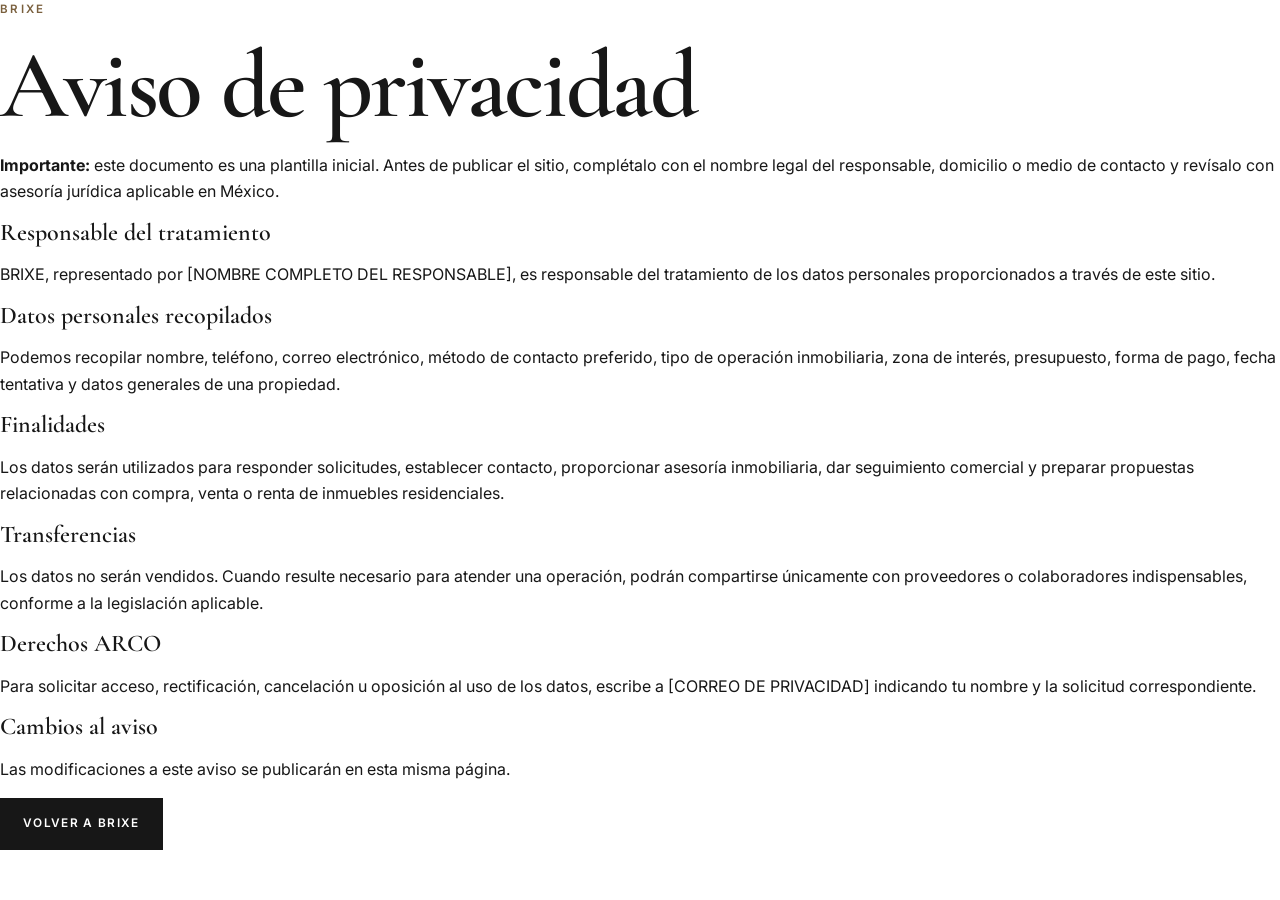
<file: aviso-de-privacidad.html>
<!DOCTYPE html>
<html lang="es-MX">
<head>
  <meta charset="UTF-8" />
  <meta name="viewport" content="width=device-width, initial-scale=1.0" />
  <meta name="robots" content="noindex, follow" />
  <title>Aviso de privacidad | BRIXE</title>
  <link rel="stylesheet" href="assets/styles.css" />
</head>
<body>
  <main class="simple-page">
    <article>
      <p class="eyebrow dark">BRIXE</p>
      <h1>Aviso de privacidad</h1>

      <p>
        <strong>Importante:</strong> este documento es una plantilla inicial.
        Antes de publicar el sitio, complétalo con el nombre legal del
        responsable, domicilio o medio de contacto y revísalo con asesoría
        jurídica aplicable en México.
      </p>

      <h2>Responsable del tratamiento</h2>
      <p>
        BRIXE, representado por [NOMBRE COMPLETO DEL RESPONSABLE], es responsable
        del tratamiento de los datos personales proporcionados a través de este
        sitio.
      </p>

      <h2>Datos personales recopilados</h2>
      <p>
        Podemos recopilar nombre, teléfono, correo electrónico, método de
        contacto preferido, tipo de operación inmobiliaria, zona de interés,
        presupuesto, forma de pago, fecha tentativa y datos generales de una
        propiedad.
      </p>

      <h2>Finalidades</h2>
      <p>
        Los datos serán utilizados para responder solicitudes, establecer
        contacto, proporcionar asesoría inmobiliaria, dar seguimiento comercial
        y preparar propuestas relacionadas con compra, venta o renta de
        inmuebles residenciales.
      </p>

      <h2>Transferencias</h2>
      <p>
        Los datos no serán vendidos. Cuando resulte necesario para atender una
        operación, podrán compartirse únicamente con proveedores o
        colaboradores indispensables, conforme a la legislación aplicable.
      </p>

      <h2>Derechos ARCO</h2>
      <p>
        Para solicitar acceso, rectificación, cancelación u oposición al uso de
        los datos, escribe a [CORREO DE PRIVACIDAD] indicando tu nombre y la
        solicitud correspondiente.
      </p>

      <h2>Cambios al aviso</h2>
      <p>
        Las modificaciones a este aviso se publicarán en esta misma página.
      </p>

      <a class="button button-dark" href="index.html">Volver a BRIXE</a>
    </article>
  </main>
</body>
</html>
</file>
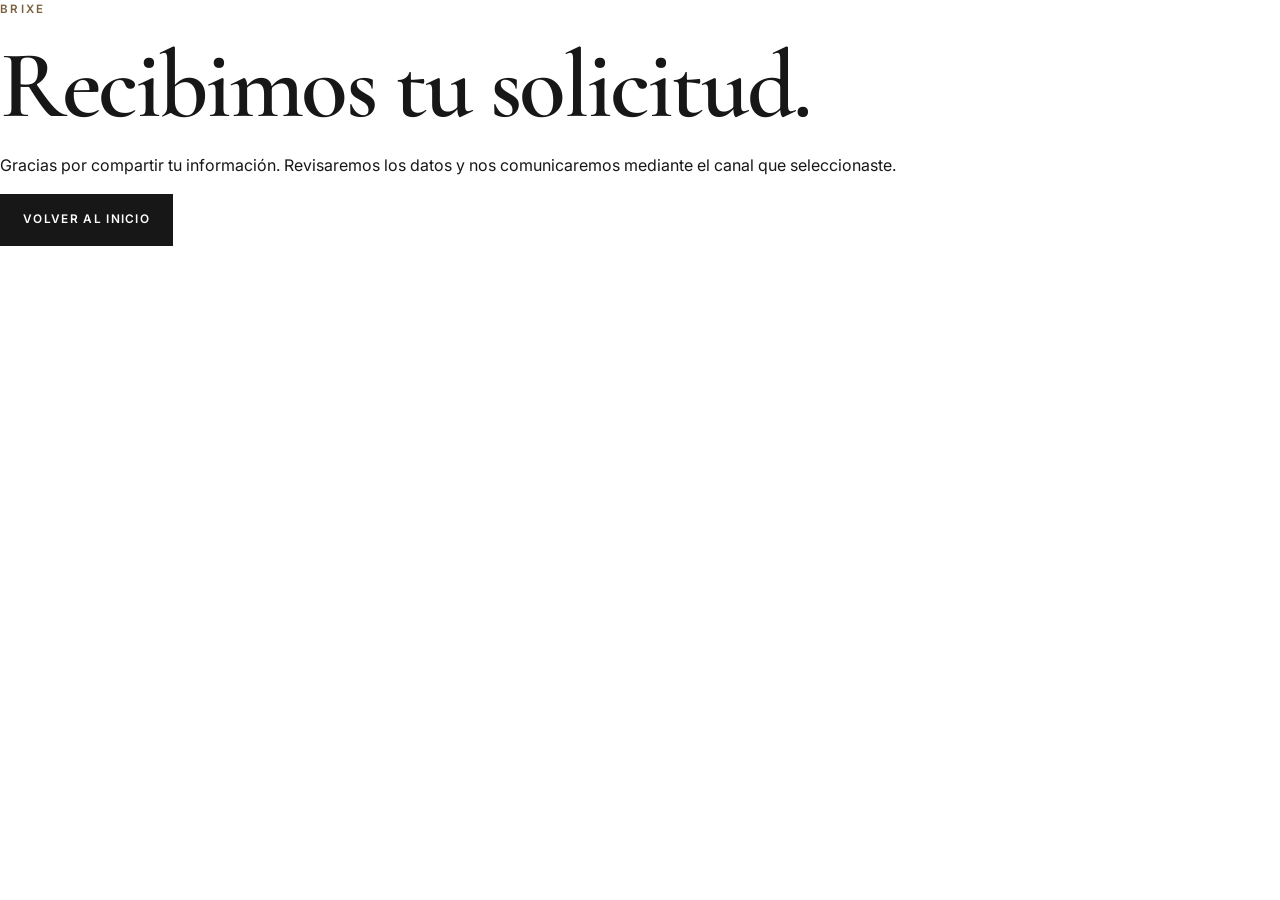
<file: gracias.html>
<!DOCTYPE html>
<html lang="es-MX">
<head>
  <meta charset="UTF-8" />
  <meta name="viewport" content="width=device-width, initial-scale=1.0" />
  <meta name="robots" content="noindex, nofollow" />
  <title>Solicitud recibida | BRIXE</title>
  <link rel="stylesheet" href="assets/styles.css" />
</head>
<body>
  <main class="simple-page">
    <article>
      <p class="eyebrow dark">BRIXE</p>
      <h1>Recibimos tu solicitud.</h1>
      <p>
        Gracias por compartir tu información. Revisaremos los datos y nos
        comunicaremos mediante el canal que seleccionaste.
      </p>
      <a class="button button-dark" href="index.html">Volver al inicio</a>
    </article>
  </main>
</body>
</html>
</file>
<file: assets/styles.css>
@import url('https://fonts.googleapis.com/css2?family=Cormorant+Garamond:wght@500;600&family=Inter:wght@400;500;600&display=swap');

:root{
  --ink:#171717;
  --graphite:#242424;
  --paper:#f6f4ef;
  --white:#ffffff;
  --muted:#6f6c66;
  --line:#d9d4c9;
  --accent:#a48355;
  --accent-dark:#7a603e;
  --shadow:0 24px 70px rgba(20,20,20,.12);
  --radius:2px;
}
*{box-sizing:border-box}
html{scroll-behavior:smooth}
body{margin:0;font-family:Inter,Arial,sans-serif;color:var(--ink);background:var(--white);line-height:1.65}
body.dialog-open{overflow:hidden}
a{color:inherit;text-decoration:none}
button,input,select,textarea{font:inherit}
button{cursor:pointer}
.skip-link{position:absolute;left:-9999px;top:0;background:#fff;padding:.8rem 1rem;z-index:1000}
.skip-link:focus{left:1rem;top:1rem}
.site-header{position:fixed;inset:0 0 auto 0;height:82px;display:flex;align-items:center;justify-content:space-between;padding:0 clamp(22px,5vw,74px);z-index:100;background:linear-gradient(to bottom,rgba(0,0,0,.48),transparent);color:#fff;transition:.3s ease}
.site-header.scrolled{background:rgba(20,20,20,.96);box-shadow:0 8px 35px rgba(0,0,0,.13)}
.brand{display:flex;align-items:center;gap:12px;font-weight:600;letter-spacing:.16em}
.brand-mark{width:36px;height:36px;border:1px solid rgba(255,255,255,.65);display:grid;place-items:center;font-family:'Cormorant Garamond',serif;font-size:1.5rem}
.brand-name{font-size:.95rem}
.desktop-nav{display:flex;gap:34px;font-size:.78rem;text-transform:uppercase;letter-spacing:.13em}
.desktop-nav a{opacity:.86}.desktop-nav a:hover{opacity:1}
.header-cta{border:1px solid rgba(255,255,255,.7);background:transparent;color:#fff;padding:.72rem 1.2rem;text-transform:uppercase;letter-spacing:.12em;font-size:.73rem}
.hero{min-height:100vh;position:relative;display:grid;align-items:end;background:url('https://images.unsplash.com/photo-1600607687920-4e2a09cf159d?auto=format&fit=crop&w=2200&q=88') center/cover no-repeat;color:#fff}
.hero::before{content:'';position:absolute;inset:0;background:linear-gradient(90deg,rgba(9,9,9,.78) 0%,rgba(9,9,9,.48) 46%,rgba(9,9,9,.12) 100%),linear-gradient(0deg,rgba(0,0,0,.35),transparent 48%)}
.hero-content{position:relative;z-index:1;max-width:900px;padding:170px clamp(22px,8vw,120px) 94px}
.eyebrow{margin:0 0 18px;text-transform:uppercase;letter-spacing:.2em;font-size:.72rem;font-weight:600;color:#d7c3a4}.eyebrow.dark{color:var(--accent-dark)}
h1,h2,h3{font-family:'Cormorant Garamond',serif;font-weight:600;line-height:1.03;margin:0}
h1{font-size:clamp(3.4rem,7.5vw,7.4rem);max-width:1050px;letter-spacing:-.025em}
h1 span{display:block;color:#e0c9a8}
.hero-copy{max-width:650px;font-size:clamp(1rem,1.4vw,1.2rem);color:rgba(255,255,255,.82);margin:30px 0 36px}
.hero-actions,.contact-actions{display:flex;gap:14px;flex-wrap:wrap}
.button{border:0;padding:1rem 1.45rem;text-transform:uppercase;letter-spacing:.11em;font-size:.74rem;font-weight:600;transition:.2s ease;display:inline-flex;align-items:center;justify-content:center}
.button-primary{background:var(--accent);color:#fff}.button-primary:hover{background:var(--accent-dark)}
.button-secondary,.button-outline{background:transparent;color:#fff;border:1px solid rgba(255,255,255,.75)}
.button-secondary:hover,.button-outline:hover{background:#fff;color:#171717}
.button-dark{background:var(--ink);color:#fff}.button-back{background:#ece9e2;color:#333}
.hero-trust{display:flex;gap:28px;flex-wrap:wrap;margin-top:54px;padding-top:24px;border-top:1px solid rgba(255,255,255,.28);font-size:.78rem;letter-spacing:.05em;color:rgba(255,255,255,.74)}
.scroll-indicator{position:absolute;right:4vw;bottom:35px;width:24px;height:44px;border:1px solid rgba(255,255,255,.55);border-radius:20px;display:grid;place-items:start center;padding-top:8px}.scroll-indicator span{width:3px;height:8px;background:#fff;border-radius:3px;animation:scroll 1.8s infinite}@keyframes scroll{0%{transform:translateY(0);opacity:1}100%{transform:translateY(16px);opacity:0}}
.section{padding:clamp(78px,10vw,140px) clamp(22px,7vw,110px)}
.section-light{background:var(--paper)}
.section-heading{max-width:820px;margin:0 auto 54px;text-align:center}.section-heading.left-heading{margin:0 0 52px;text-align:left}.section-heading h2,.editorial-content h2,.contact-section h2{font-size:clamp(2.5rem,4.8vw,4.8rem);letter-spacing:-.02em}.section-heading>p:last-child{color:var(--muted);max-width:650px;margin:22px auto 0}
.service-grid{display:grid;grid-template-columns:1fr 1fr;gap:20px;max-width:1250px;margin:auto}
.service-card{min-height:440px;background:#fff;padding:50px;display:flex;flex-direction:column;justify-content:flex-end;border-top:3px solid var(--accent);box-shadow:0 10px 40px rgba(20,20,20,.04)}
.dark-card{background:var(--graphite);color:#fff;border-top-color:#d7b887}.service-number{font-family:'Cormorant Garamond',serif;font-size:3rem;color:var(--accent);margin-bottom:auto}.card-kicker{font-size:.73rem;text-transform:uppercase;letter-spacing:.14em;color:var(--accent-dark)}.dark-card .card-kicker{color:#d7b887}.service-card h3{font-size:clamp(2rem,3vw,3.2rem);margin:10px 0 18px}.service-card p:not(.card-kicker){color:var(--muted)}.dark-card p:not(.card-kicker){color:rgba(255,255,255,.67)}.text-link{align-self:flex-start;border:0;background:none;padding:0;margin-top:22px;font-weight:600;color:var(--accent-dark)}.light-link{color:#e4c89d}
.editorial-section{display:grid;grid-template-columns:minmax(280px,1fr) minmax(320px,1fr);gap:clamp(50px,8vw,120px);align-items:center}.editorial-image{min-height:690px;background:url('https://images.unsplash.com/photo-1600566753086-00f18fb6b3ea?auto=format&fit=crop&w=1500&q=88') center/cover no-repeat}.editorial-content{max-width:650px}.editorial-content>p:not(.eyebrow){color:var(--muted);font-size:1.03rem}.feature-list{margin-top:38px;border-top:1px solid var(--line)}.feature-list div{display:grid;grid-template-columns:56px 1fr;gap:20px;padding:18px 0;border-bottom:1px solid var(--line)}.feature-list strong{color:var(--accent-dark)}
.process-section{background:var(--graphite);color:#fff}.process-grid{display:grid;grid-template-columns:repeat(3,1fr);gap:1px;background:rgba(255,255,255,.18)}.process-grid article{background:var(--graphite);padding:42px}.process-grid span{display:block;color:#d7b887;font-size:.78rem;letter-spacing:.15em;margin-bottom:34px}.process-grid h3{font-size:2rem}.process-grid p{color:rgba(255,255,255,.65)}
.faq-section{background:#fff}.faq-list{max-width:900px;margin:auto;border-top:1px solid var(--line)}details{border-bottom:1px solid var(--line);padding:0 4px}summary{list-style:none;padding:24px 0;font-family:'Cormorant Garamond',serif;font-size:1.55rem;cursor:pointer;display:flex;justify-content:space-between}summary::after{content:'+';font-family:Inter;font-size:1.2rem;color:var(--accent-dark)}details[open] summary::after{content:'−'}details p{color:var(--muted);max-width:760px;margin:-6px 0 26px}
.contact-section{padding:clamp(70px,8vw,110px) clamp(22px,7vw,110px);background:#111;color:#fff;display:flex;align-items:end;justify-content:space-between;gap:40px}.contact-section>div:first-child{max-width:700px}.contact-section p:not(.eyebrow){color:rgba(255,255,255,.67)}
.site-footer{background:#080808;color:#fff;padding:62px clamp(22px,7vw,110px) 28px;display:grid;grid-template-columns:1.2fr 1fr auto;gap:40px}.footer-brand{display:flex;gap:14px;align-items:flex-start}.footer-mark{border-color:#6c6c6c}.footer-brand p{margin:3px 0;color:#999}.footer-contact,.footer-social{display:flex;flex-direction:column;gap:8px;color:#aaa;font-size:.88rem}.footer-bottom{grid-column:1/-1;border-top:1px solid #292929;padding-top:24px;display:flex;justify-content:space-between;color:#777;font-size:.8rem}
.lead-dialog{border:0;padding:0;width:min(760px,92vw);max-height:90vh;box-shadow:var(--shadow);background:#fff}.lead-dialog::backdrop{background:rgba(0,0,0,.72)}.dialog-close{position:absolute;right:18px;top:14px;border:0;background:none;font-size:2rem;z-index:5}.dialog-intro{padding:50px 50px 20px}.dialog-intro h2{font-size:3.2rem}.chooser-grid{display:grid;grid-template-columns:1fr 1fr;gap:1px;background:#ddd;margin-top:22px}.chooser-grid button{border:0;background:#fff;padding:36px;text-align:left}.chooser-grid button:hover{background:var(--paper)}.chooser-grid span{color:var(--accent-dark);font-size:.72rem}.chooser-grid strong{display:block;font-family:'Cormorant Garamond',serif;font-size:2rem;margin:12px 0}.chooser-grid small{color:var(--muted)}
.form-dialog{width:min(1060px,95vw)}.form-layout{display:grid;grid-template-columns:330px 1fr;min-height:650px}.form-sidebar{background:var(--graphite);color:#fff;padding:58px 38px}.form-sidebar h2{font-size:3rem}.form-sidebar p:not(.eyebrow){color:rgba(255,255,255,.66)}.form-progress{margin-top:50px}.progress-bar{display:block;height:2px;background:rgba(255,255,255,.18);margin-bottom:12px}.progress-bar i{display:block;height:100%;width:33.333%;background:#d7b887;transition:.3s}.multi-step-form{padding:54px 48px;display:flex;flex-direction:column}.form-step{display:none}.form-step.active{display:block}.form-step-title{font-family:'Cormorant Garamond',serif;font-size:2rem;margin-top:0}.field,.field-group{display:block;margin:0 0 22px;border:0;padding:0}.field span,.field-group legend{display:block;margin-bottom:8px;font-size:.78rem;font-weight:600;text-transform:uppercase;letter-spacing:.09em;color:#555}.field input,.field select{width:100%;border:1px solid #d9d6cf;padding:13px 14px;background:#fff}.option-grid{display:grid;grid-template-columns:repeat(2,1fr);gap:10px;margin-bottom:22px}.option-grid.three{grid-template-columns:repeat(3,1fr)}.choice-card input{position:absolute;opacity:0}.choice-card span{display:block;border:1px solid #d7d3cb;padding:13px;text-align:center}.choice-card input:checked+span{border-color:var(--accent-dark);background:#f3eee6;color:var(--accent-dark)}.two-column{display:grid;grid-template-columns:1fr 1fr;gap:16px}.consent{display:flex;gap:10px;font-size:.82rem;color:#666}.consent a{text-decoration:underline}.form-navigation{display:flex;gap:10px;margin-top:auto;padding-top:26px}.submit-button{display:none}.hidden-field{position:absolute;left:-9999px}
@media(max-width:860px){.desktop-nav{display:none}.site-header{height:72px}.header-cta{padding:.6rem .75rem}.hero-content{padding:130px 24px 74px}.hero-trust{gap:12px;flex-direction:column}.service-grid,.editorial-section,.process-grid,.form-layout{grid-template-columns:1fr}.editorial-image{min-height:430px}.service-card{min-height:380px;padding:34px}.form-sidebar{padding:42px 30px}.multi-step-form{padding:38px 26px}.site-footer{grid-template-columns:1fr}.footer-bottom{grid-column:auto;flex-direction:column;gap:8px}.contact-section{align-items:flex-start;flex-direction:column}.chooser-grid{grid-template-columns:1fr}.option-grid.three{grid-template-columns:1fr}.two-column{grid-template-columns:1fr}}
@media(max-width:520px){h1{font-size:3.35rem}.hero-actions .button,.contact-actions .button{width:100%}.section{padding:72px 22px}.service-card h3{font-size:2.25rem}.dialog-intro{padding:42px 26px 16px}.form-dialog{width:96vw}.form-sidebar{display:none}}
</file>
<file: BRIXE-pagina-inmobiliaria/brixe-inmobiliaria/assets/styles.css>
@import url("https://fonts.googleapis.com/css2?family=DM+Sans:wght@400;500;600&family=Manrope:wght@400;500;600;700&display=swap");

:root {
  --ink: #151719;
  --ink-soft: #303438;
  --paper: #f3f0ea;
  --white: #ffffff;
  --sand: #c9b9a2;
  --sand-light: #e8dfd2;
  --line: rgba(21, 23, 25, 0.14);
  --shadow: 0 28px 70px rgba(14, 17, 19, 0.18);
  --radius: 2px;
  --max-width: 1240px;
}

* {
  box-sizing: border-box;
}

html {
  scroll-behavior: smooth;
}

body {
  margin: 0;
  color: var(--ink);
  background: var(--paper);
  font-family: "DM Sans", Arial, sans-serif;
  line-height: 1.6;
}

body.dialog-open {
  overflow: hidden;
}

button,
input,
select {
  font: inherit;
}

button,
a {
  -webkit-tap-highlight-color: transparent;
}

a {
  color: inherit;
}

.skip-link {
  position: fixed;
  z-index: 999;
  top: 12px;
  left: 12px;
  transform: translateY(-150%);
  padding: 10px 14px;
  background: var(--white);
  color: var(--ink);
}

.skip-link:focus {
  transform: translateY(0);
}

.site-header {
  position: absolute;
  z-index: 20;
  top: 0;
  left: 0;
  width: 100%;
  display: grid;
  grid-template-columns: 1fr auto 1fr;
  align-items: center;
  gap: 30px;
  padding: 26px clamp(22px, 5vw, 72px);
  color: var(--white);
}

.brand {
  display: inline-flex;
  align-items: center;
  gap: 12px;
  width: fit-content;
  text-decoration: none;
}

.brand-mark {
  display: inline-grid;
  place-items: center;
  width: 42px;
  height: 42px;
  border: 1px solid currentColor;
  border-radius: 50%;
  font-family: "Manrope", sans-serif;
  font-weight: 600;
}

.brand-name {
  font-family: "Manrope", sans-serif;
  font-size: 1rem;
  font-weight: 600;
  letter-spacing: 0.24em;
}

.desktop-nav {
  display: flex;
  align-items: center;
  gap: 28px;
}

.desktop-nav a {
  position: relative;
  color: rgba(255, 255, 255, 0.86);
  font-size: 0.9rem;
  text-decoration: none;
}

.desktop-nav a::after {
  content: "";
  position: absolute;
  right: 0;
  bottom: -7px;
  left: 0;
  height: 1px;
  transform: scaleX(0);
  background: var(--white);
  transition: transform 180ms ease;
}

.desktop-nav a:hover::after,
.desktop-nav a:focus-visible::after {
  transform: scaleX(1);
}

.header-cta {
  justify-self: end;
  padding: 11px 20px;
  border: 1px solid rgba(255, 255, 255, 0.72);
  background: transparent;
  color: var(--white);
  cursor: pointer;
}

.hero {
  position: relative;
  min-height: 100svh;
  display: flex;
  align-items: center;
  overflow: hidden;
  color: var(--white);
  background:
    url("https://images.unsplash.com/photo-1600607687939-ce8a6c25118c?auto=format&fit=crop&w=2200&q=85")
    center/cover no-repeat;
}

.hero-overlay {
  position: absolute;
  inset: 0;
  background:
    linear-gradient(90deg, rgba(10, 12, 13, 0.86) 0%, rgba(10, 12, 13, 0.55) 48%, rgba(10, 12, 13, 0.2) 100%),
    linear-gradient(0deg, rgba(7, 8, 9, 0.45) 0%, transparent 42%);
}

.hero-content {
  position: relative;
  z-index: 2;
  width: min(760px, calc(100% - 44px));
  margin-left: clamp(22px, 9vw, 140px);
  padding-top: 90px;
}

.eyebrow {
  margin: 0 0 18px;
  font-size: 0.72rem;
  font-weight: 600;
  letter-spacing: 0.2em;
  text-transform: uppercase;
}

.eyebrow.dark {
  color: #6e655b;
}

.hero h1,
.section h2,
.contact-section h2,
.dialog-intro h2,
.form-sidebar h2 {
  margin: 0;
  font-family: "Manrope", sans-serif;
  font-weight: 500;
  letter-spacing: -0.045em;
  line-height: 1.03;
}

.hero h1 {
  max-width: 790px;
  font-size: clamp(3rem, 7vw, 6.7rem);
}

.hero h1 span {
  display: block;
  color: var(--sand-light);
  font-style: italic;
  font-weight: 400;
}

.hero-copy {
  max-width: 620px;
  margin: 28px 0 0;
  color: rgba(255, 255, 255, 0.83);
  font-size: clamp(1rem, 1.4vw, 1.18rem);
}

.hero-actions {
  display: flex;
  flex-wrap: wrap;
  gap: 12px;
  margin-top: 34px;
}

.button {
  min-height: 50px;
  display: inline-flex;
  align-items: center;
  justify-content: center;
  padding: 13px 23px;
  border: 1px solid transparent;
  border-radius: var(--radius);
  text-decoration: none;
  cursor: pointer;
  transition: transform 160ms ease, background 160ms ease, color 160ms ease;
}

.button:hover {
  transform: translateY(-2px);
}

.button-primary {
  background: var(--sand-light);
  color: var(--ink);
}

.button-secondary,
.button-outline {
  border-color: rgba(255, 255, 255, 0.6);
  background: rgba(255, 255, 255, 0.04);
  color: var(--white);
  backdrop-filter: blur(10px);
}

.button-dark {
  background: var(--ink);
  color: var(--white);
}

.button-back {
  border-color: var(--line);
  background: transparent;
  color: var(--ink);
}

.hero-trust {
  display: flex;
  flex-wrap: wrap;
  gap: 10px 26px;
  margin-top: 40px;
  color: rgba(255, 255, 255, 0.66);
  font-size: 0.8rem;
}

.hero-trust span::before {
  content: "•";
  margin-right: 8px;
  color: var(--sand-light);
}

.scroll-indicator {
  position: absolute;
  z-index: 2;
  right: clamp(24px, 5vw, 70px);
  bottom: 36px;
  width: 28px;
  height: 52px;
  border: 1px solid rgba(255, 255, 255, 0.55);
  border-radius: 99px;
}

.scroll-indicator span {
  position: absolute;
  top: 10px;
  left: 50%;
  width: 4px;
  height: 4px;
  transform: translateX(-50%);
  border-radius: 50%;
  background: var(--white);
  animation: scrollPulse 2s infinite;
}

@keyframes scrollPulse {
  0% { transform: translate(-50%, 0); opacity: 0; }
  30% { opacity: 1; }
  100% { transform: translate(-50%, 24px); opacity: 0; }
}

.section {
  padding: clamp(78px, 10vw, 140px) clamp(22px, 7vw, 100px);
}

.section-light {
  background: var(--paper);
}

.section-heading {
  width: min(740px, 100%);
  margin: 0 auto 54px;
  text-align: center;
}

.section-heading h2,
.contact-section h2 {
  font-size: clamp(2.3rem, 5vw, 4.7rem);
}

.section-heading > p:last-child {
  max-width: 620px;
  margin: 24px auto 0;
  color: #65615b;
}

.service-grid {
  display: grid;
  grid-template-columns: repeat(2, minmax(0, 1fr));
  max-width: var(--max-width);
  margin: 0 auto;
}

.service-card {
  min-height: 470px;
  display: flex;
  flex-direction: column;
  padding: clamp(34px, 5vw, 68px);
  border: 1px solid var(--line);
  background: #f8f6f2;
}

.dark-card {
  border-color: var(--ink);
  background: var(--ink);
  color: var(--white);
}

.service-number {
  color: #91887e;
  font-family: "Manrope", sans-serif;
  font-size: 0.78rem;
  letter-spacing: 0.16em;
}

.card-kicker {
  margin-top: 70px;
  margin-bottom: 12px;
  color: #867d74;
  font-size: 0.78rem;
  font-weight: 600;
  letter-spacing: 0.12em;
  text-transform: uppercase;
}

.service-card h3 {
  max-width: 470px;
  margin: 0;
  font-family: "Manrope", sans-serif;
  font-size: clamp(1.8rem, 3vw, 2.9rem);
  font-weight: 500;
  letter-spacing: -0.04em;
  line-height: 1.12;
}

.service-card > p:not(.card-kicker) {
  max-width: 520px;
  color: #6e6962;
}

.dark-card > p:not(.card-kicker) {
  color: rgba(255, 255, 255, 0.64);
}

.text-link {
  width: fit-content;
  margin-top: auto;
  padding: 0;
  border: 0;
  border-bottom: 1px solid currentColor;
  background: transparent;
  color: var(--ink);
  cursor: pointer;
}

.light-link {
  color: var(--white);
}

.editorial-section {
  display: grid;
  grid-template-columns: minmax(0, 1fr) minmax(0, 1fr);
  min-height: 760px;
  padding: 0;
  background: #e4ddd3;
}

.editorial-image {
  min-height: 680px;
  background:
    url("https://images.unsplash.com/photo-1600607687920-4e2a09cf159d?auto=format&fit=crop&w=1600&q=85")
    center/cover no-repeat;
}

.editorial-content {
  display: flex;
  flex-direction: column;
  justify-content: center;
  padding: clamp(55px, 8vw, 120px);
}

.editorial-content h2 {
  font-size: clamp(2.5rem, 5vw, 4.8rem);
}

.editorial-content > p:not(.eyebrow) {
  color: #615c56;
}

.feature-list {
  display: grid;
  margin-top: 28px;
  border-top: 1px solid rgba(21, 23, 25, 0.18);
}

.feature-list > div {
  display: grid;
  grid-template-columns: 44px 1fr;
  gap: 18px;
  padding: 17px 0;
  border-bottom: 1px solid rgba(21, 23, 25, 0.18);
}

.feature-list strong {
  color: #8d8071;
  font-size: 0.75rem;
}

.process-section {
  color: var(--white);
  background: var(--ink);
}

.left-heading {
  margin-left: 0;
  text-align: left;
}

.process-grid {
  display: grid;
  grid-template-columns: repeat(3, minmax(0, 1fr));
  max-width: var(--max-width);
  border-top: 1px solid rgba(255, 255, 255, 0.16);
}

.process-grid article {
  min-height: 260px;
  padding: 34px 38px 30px 0;
  border-right: 1px solid rgba(255, 255, 255, 0.16);
}

.process-grid article:not(:first-child) {
  padding-left: 38px;
}

.process-grid article:last-child {
  border-right: 0;
}

.process-grid span {
  color: var(--sand);
  font-size: 0.76rem;
  letter-spacing: 0.15em;
}

.process-grid h3 {
  margin: 58px 0 8px;
  font-family: "Manrope", sans-serif;
  font-size: 1.45rem;
  font-weight: 500;
}

.process-grid p {
  color: rgba(255, 255, 255, 0.57);
}

.faq-section {
  background: #f7f5f1;
}

.faq-list {
  max-width: 920px;
  margin: 0 auto;
  border-top: 1px solid var(--line);
}

.faq-list details {
  border-bottom: 1px solid var(--line);
}

.faq-list summary {
  position: relative;
  padding: 25px 52px 25px 0;
  font-family: "Manrope", sans-serif;
  font-size: 1.08rem;
  font-weight: 500;
  list-style: none;
  cursor: pointer;
}

.faq-list summary::-webkit-details-marker {
  display: none;
}

.faq-list summary::after {
  content: "+";
  position: absolute;
  top: 22px;
  right: 0;
  font-size: 1.5rem;
  font-weight: 300;
}

.faq-list details[open] summary::after {
  content: "−";
}

.faq-list details p {
  max-width: 740px;
  margin: 0;
  padding: 0 0 26px;
  color: #66615a;
}

.contact-section {
  display: grid;
  grid-template-columns: 1fr auto;
  align-items: end;
  gap: 40px;
  padding: clamp(70px, 10vw, 125px) clamp(22px, 8vw, 110px);
  color: var(--white);
  background:
    linear-gradient(90deg, rgba(12, 14, 15, 0.92), rgba(12, 14, 15, 0.56)),
    url("https://images.unsplash.com/photo-1600607688969-a5bfcd646154?auto=format&fit=crop&w=1900&q=85")
    center/cover no-repeat;
}

.contact-section > div:first-child {
  max-width: 720px;
}

.contact-section p:last-child {
  color: rgba(255, 255, 255, 0.65);
}

.contact-actions {
  display: flex;
  flex-wrap: wrap;
  gap: 12px;
}

.site-footer {
  display: grid;
  grid-template-columns: 1fr 1fr auto;
  gap: 50px;
  padding: 56px clamp(22px, 7vw, 100px) 24px;
  color: var(--white);
  background: #0d0f10;
}

.footer-brand {
  display: flex;
  align-items: center;
  gap: 14px;
}

.footer-brand strong {
  letter-spacing: 0.2em;
}

.footer-brand p {
  margin: 3px 0 0;
  color: rgba(255, 255, 255, 0.52);
  font-size: 0.85rem;
}

.footer-contact,
.footer-social {
  display: flex;
  flex-direction: column;
  gap: 7px;
  color: rgba(255, 255, 255, 0.67);
  font-size: 0.9rem;
}

.footer-contact a,
.footer-social a {
  width: fit-content;
  text-decoration: none;
}

.footer-contact a:hover,
.footer-social a:hover {
  color: var(--white);
}

.footer-bottom {
  grid-column: 1 / -1;
  display: flex;
  justify-content: space-between;
  gap: 20px;
  margin-top: 18px;
  padding-top: 22px;
  border-top: 1px solid rgba(255, 255, 255, 0.13);
  color: rgba(255, 255, 255, 0.45);
  font-size: 0.78rem;
}

.lead-dialog {
  width: min(760px, calc(100% - 28px));
  max-height: calc(100svh - 28px);
  padding: 0;
  border: 0;
  overflow: auto;
  background: var(--paper);
  box-shadow: var(--shadow);
}

.lead-dialog::backdrop {
  background: rgba(5, 7, 8, 0.78);
  backdrop-filter: blur(6px);
}

.dialog-close {
  position: sticky;
  z-index: 5;
  top: 16px;
  float: right;
  width: 40px;
  height: 40px;
  margin: 16px 16px 0 0;
  border: 1px solid var(--line);
  border-radius: 50%;
  background: rgba(243, 240, 234, 0.92);
  color: var(--ink);
  font-size: 1.45rem;
  cursor: pointer;
}

.dialog-intro {
  padding: 60px clamp(26px, 7vw, 74px) 32px;
}

.dialog-intro h2 {
  font-size: clamp(2.25rem, 6vw, 4rem);
}

.dialog-intro > p:last-child {
  color: #6c675f;
}

.chooser-grid {
  display: grid;
  grid-template-columns: 1fr 1fr;
  gap: 1px;
  background: var(--line);
}

.chooser-grid button {
  min-height: 250px;
  display: flex;
  flex-direction: column;
  align-items: flex-start;
  padding: 38px;
  border: 0;
  background: var(--white);
  color: var(--ink);
  text-align: left;
  cursor: pointer;
  transition: background 180ms ease, color 180ms ease;
}

.chooser-grid button:hover {
  background: var(--ink);
  color: var(--white);
}

.chooser-grid span {
  margin-bottom: auto;
  color: #8a8279;
  font-size: 0.75rem;
  letter-spacing: 0.12em;
}

.chooser-grid strong {
  font-family: "Manrope", sans-serif;
  font-size: 1.5rem;
}

.chooser-grid small {
  margin-top: 8px;
  color: #77716a;
}

.chooser-grid button:hover small {
  color: rgba(255, 255, 255, 0.6);
}

.form-dialog {
  width: min(1120px, calc(100% - 28px));
}

.form-layout {
  display: grid;
  grid-template-columns: 0.78fr 1.22fr;
  min-height: 690px;
}

.form-sidebar {
  padding: 76px 46px 42px;
  color: var(--white);
  background:
    linear-gradient(rgba(17, 19, 21, 0.74), rgba(17, 19, 21, 0.9)),
    url("https://images.unsplash.com/photo-1600607688960-e095ff83135c?auto=format&fit=crop&w=1200&q=80")
    center/cover no-repeat;
}

.seller-sidebar {
  background:
    linear-gradient(rgba(17, 19, 21, 0.74), rgba(17, 19, 21, 0.9)),
    url("https://images.unsplash.com/photo-1600566753086-00f18fb6b3ea?auto=format&fit=crop&w=1200&q=80")
    center/cover no-repeat;
}

.form-sidebar h2 {
  margin-top: 8px;
  font-size: clamp(2.3rem, 4vw, 4rem);
}

.form-sidebar > p:not(.eyebrow) {
  color: rgba(255, 255, 255, 0.68);
}

.form-progress {
  margin-top: 56px;
}

.progress-bar {
  display: block;
  height: 2px;
  margin-bottom: 12px;
  overflow: hidden;
  background: rgba(255, 255, 255, 0.24);
}

.progress-bar i {
  display: block;
  width: 33.333%;
  height: 100%;
  background: var(--sand-light);
  transition: width 220ms ease;
}

.form-progress small {
  color: rgba(255, 255, 255, 0.6);
}

.multi-step-form {
  display: flex;
  flex-direction: column;
  padding: 64px clamp(26px, 6vw, 70px) 36px;
  background: var(--white);
}

.form-step {
  display: none;
}

.form-step.active {
  display: block;
  animation: stepIn 200ms ease;
}

@keyframes stepIn {
  from { opacity: 0; transform: translateY(8px); }
  to { opacity: 1; transform: translateY(0); }
}

.form-step-title,
.field-group legend {
  margin: 0 0 18px;
  padding: 0;
  font-family: "Manrope", sans-serif;
  font-size: 1.16rem;
  font-weight: 600;
}

.option-grid {
  display: grid;
  grid-template-columns: repeat(2, minmax(0, 1fr));
  gap: 10px;
  margin-bottom: 26px;
}

.option-grid.three {
  grid-template-columns: repeat(3, minmax(0, 1fr));
}

.choice-card {
  position: relative;
  min-height: 76px;
  display: grid;
  place-items: center;
  border: 1px solid var(--line);
  background: #fbfaf8;
  cursor: pointer;
}

.choice-card.compact {
  min-height: 62px;
  padding: 8px;
  text-align: center;
}

.choice-card input {
  position: absolute;
  opacity: 0;
  pointer-events: none;
}

.choice-card:has(input:checked) {
  border-color: var(--ink);
  background: var(--ink);
  color: var(--white);
}

.field {
  display: grid;
  gap: 8px;
  margin-bottom: 20px;
}

.field span,
.field-group legend {
  font-size: 0.86rem;
  font-weight: 600;
}

.field input,
.field select {
  width: 100%;
  min-height: 50px;
  padding: 12px 14px;
  border: 1px solid var(--line);
  border-radius: 0;
  outline: none;
  background: #fbfaf8;
  color: var(--ink);
}

.field input:focus,
.field select:focus {
  border-color: var(--ink);
  box-shadow: 0 0 0 2px rgba(21, 23, 25, 0.08);
}

.field-group {
  margin: 0 0 20px;
  padding: 0;
  border: 0;
}

.two-column {
  display: grid;
  grid-template-columns: 1fr 1fr;
  gap: 14px;
}

.consent {
  display: grid;
  grid-template-columns: auto 1fr;
  gap: 10px;
  align-items: start;
  color: #6b665f;
  font-size: 0.78rem;
}

.consent input {
  margin-top: 4px;
}

.form-navigation {
  display: flex;
  justify-content: flex-end;
  gap: 10px;
  margin-top: auto;
  padding-top: 26px;
}

.form-navigation [data-prev] {
  display: none;
  margin-right: auto;
}

.submit-button {
  display: none;
}

.hidden-field {
  display: none !important;
}

.simple-page {
  min-height: 100svh;
  padding: 80px 22px;
  color: var(--ink);
  background: var(--paper);
}

.simple-page article {
  max-width: 860px;
  margin: 0 auto;
  padding: clamp(28px, 6vw, 72px);
  background: var(--white);
  box-shadow: 0 20px 70px rgba(20, 20, 20, 0.08);
}

.simple-page h1 {
  font-family: "Manrope", sans-serif;
  font-size: clamp(2.5rem, 6vw, 4.8rem);
  font-weight: 500;
  letter-spacing: -0.045em;
}

.simple-page h2 {
  margin-top: 34px;
  font-family: "Manrope", sans-serif;
  font-size: 1.45rem;
}

.simple-page p,
.simple-page li {
  color: #5e5a54;
}

.simple-page .button {
  margin-top: 22px;
}

@media (max-width: 900px) {
  .site-header {
    grid-template-columns: 1fr auto;
  }

  .desktop-nav {
    display: none;
  }

  .service-grid,
  .editorial-section,
  .form-layout {
    grid-template-columns: 1fr;
  }

  .editorial-image {
    min-height: 480px;
  }

  .process-grid {
    grid-template-columns: 1fr;
  }

  .process-grid article {
    min-height: 210px;
    padding: 32px 0;
    border-right: 0;
    border-bottom: 1px solid rgba(255, 255, 255, 0.16);
  }

  .process-grid article:not(:first-child) {
    padding-left: 0;
  }

  .contact-section {
    grid-template-columns: 1fr;
  }

  .site-footer {
    grid-template-columns: 1fr 1fr;
  }

  .footer-social {
    grid-column: 1 / -1;
    flex-direction: row;
    gap: 20px;
  }

  .form-sidebar {
    min-height: 330px;
    padding: 64px 34px 38px;
  }

  .multi-step-form {
    min-height: 610px;
  }
}

@media (max-width: 620px) {
  .site-header {
    padding: 20px 18px;
  }

  .brand-mark {
    width: 37px;
    height: 37px;
  }

  .header-cta {
    padding: 9px 14px;
  }

  .hero {
    background-position: 62% center;
  }

  .hero-content {
    width: calc(100% - 36px);
    margin-left: 18px;
    padding-top: 116px;
  }

  .hero h1 {
    font-size: clamp(2.75rem, 14vw, 4.6rem);
  }

  .hero-actions {
    display: grid;
  }

  .button {
    width: 100%;
  }

  .scroll-indicator {
    display: none;
  }

  .service-card {
    min-height: 430px;
  }

  .editorial-image {
    min-height: 390px;
  }

  .process-grid h3 {
    margin-top: 32px;
  }

  .contact-actions {
    display: grid;
  }

  .site-footer {
    grid-template-columns: 1fr;
  }

  .footer-social,
  .footer-bottom {
    grid-column: auto;
  }

  .footer-bottom {
    flex-direction: column;
  }

  .chooser-grid {
    grid-template-columns: 1fr;
  }

  .chooser-grid button {
    min-height: 190px;
  }

  .form-dialog {
    width: 100%;
    max-height: 100svh;
    margin: 0;
  }

  .form-sidebar {
    min-height: 290px;
    padding: 58px 24px 32px;
  }

  .multi-step-form {
    min-height: 620px;
    padding: 38px 20px 24px;
  }

  .option-grid.three,
  .two-column {
    grid-template-columns: 1fr;
  }

  .form-navigation {
    flex-wrap: wrap;
  }

  .form-navigation .button {
    width: auto;
    flex: 1;
  }
}
</file>
